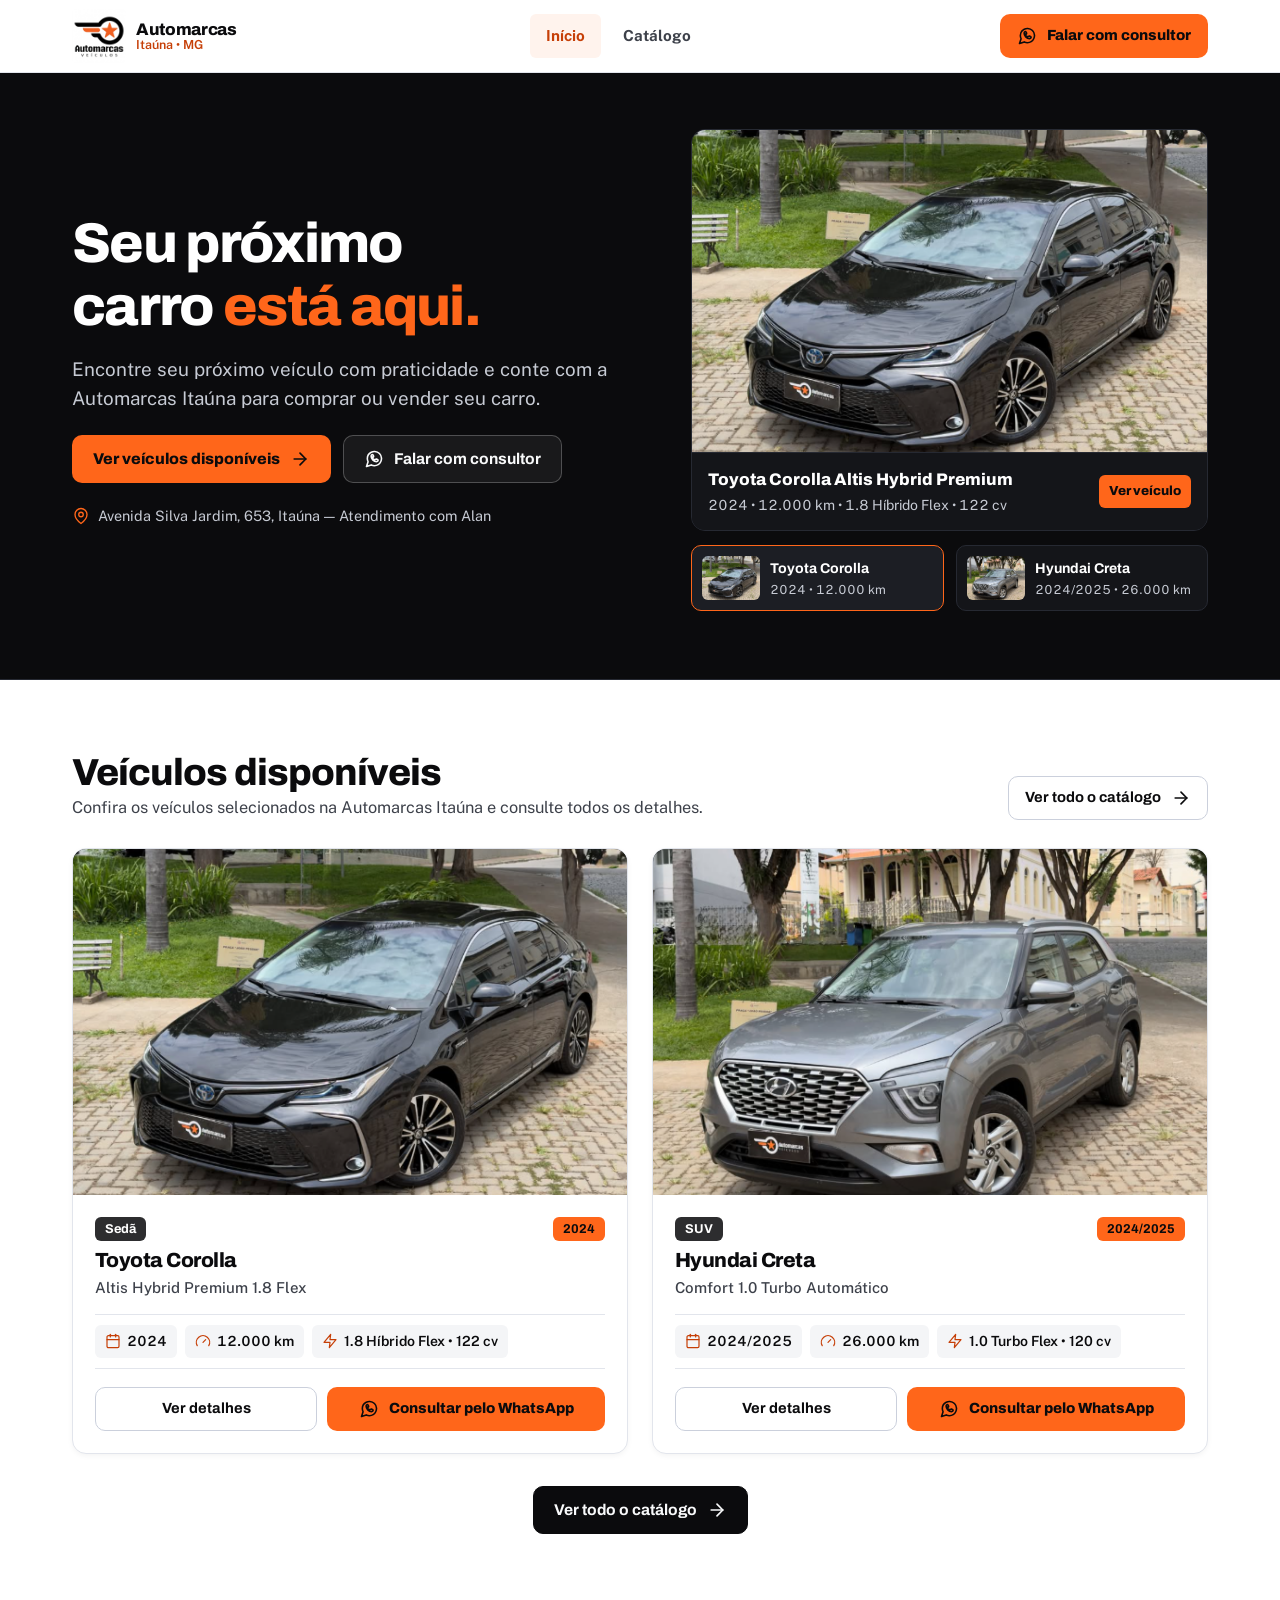
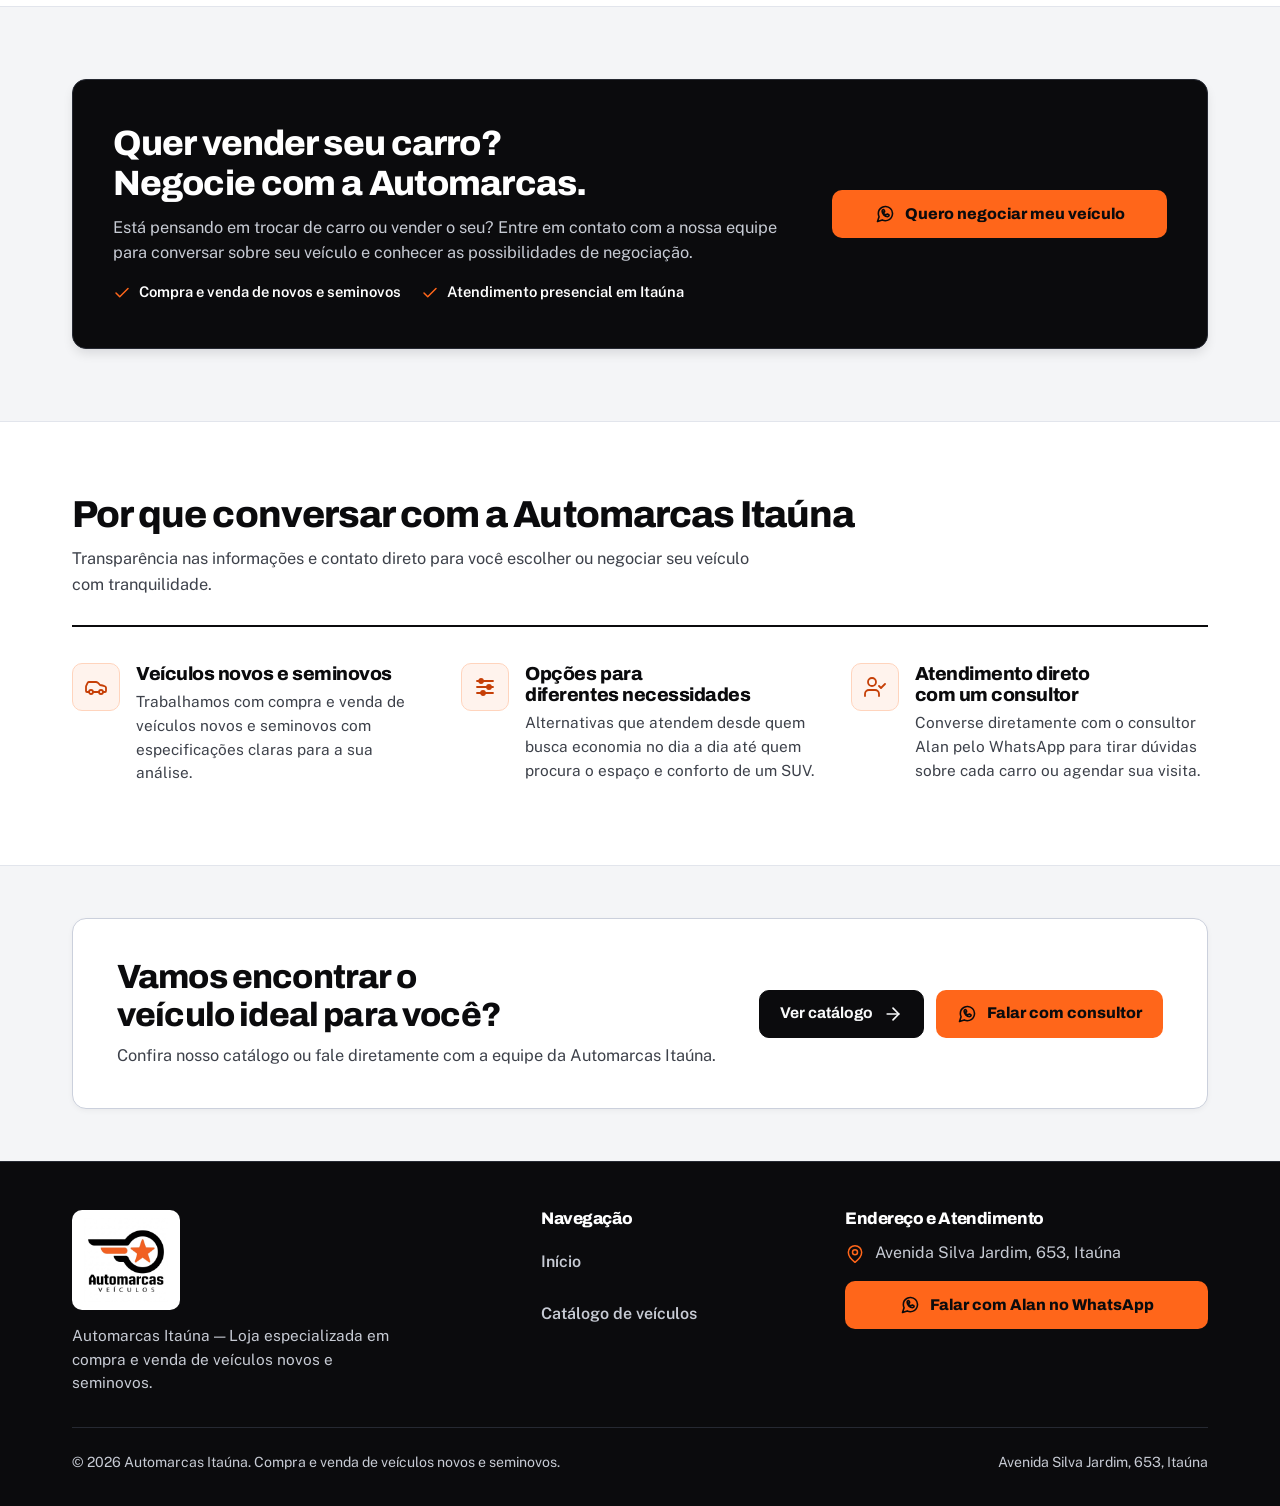
<file: index.html>
<!DOCTYPE html>
<html lang="pt-BR">
  <head>
    <meta charset="UTF-8" />
    <meta name="viewport" content="width=device-width, initial-scale=1.0, viewport-fit=cover" />
    <meta name="theme-color" content="#0B0B0D" />
    <title>Automarcas Itaúna — Compra e Venda de Veículos Novos e Seminovos</title>
    <meta
      name="description"
      content="Encontre seu próximo veículo com praticidade na Automarcas Itaúna. Compra e venda de veículos novos e seminovos em Itaúna - MG. Fale com o consultor Alan pelo WhatsApp."
    />

    <!-- Open Graph / WhatsApp / Instagram -->
    <meta property="og:type" content="website" />
    <meta property="og:locale" content="pt_BR" />
    <meta property="og:site_name" content="Automarcas Itaúna" />
    <meta property="og:title" content="Automarcas Itaúna — Compra e Venda de Veículos Novos e Seminovos" />
    <meta
      property="og:description"
      content="Encontre seu próximo veículo com praticidade na Automarcas Itaúna. Compra e venda de veículos novos e seminovos em Itaúna - MG."
    />
    <meta property="og:image" content="logo.jpg" />

    <link rel="icon" type="image/jpeg" href="logo.jpg" />

    <link rel="preconnect" href="https://fonts.googleapis.com" />
    <link rel="preconnect" href="https://fonts.gstatic.com" crossorigin />
    <link
      href="https://fonts.googleapis.com/css2?family=Archivo:wght@600;700;800&family=Public+Sans:wght@400;500;600;700&display=swap"
      rel="stylesheet"
    />

    <link rel="stylesheet" href="styles.css" />
  </head>
  <body>
    <!-- 3. Tela de Carregamento Inicial Rápida -->
    <div id="initial-loader" class="initial-loader" aria-label="Carregando Automarcas Itaúna">
      <img
        src="logo.jpg"
        alt="Automarcas Itaúna — Veículos Novos e Seminovos"
        class="initial-loader__logo"
        width="148"
        height="148"
      />
      <div class="initial-loader__bar" aria-hidden="true"></div>
    </div>

    <a href="#conteudo-principal" class="skip-link">Pular para o conteúdo principal</a>

    <!-- Cabeçalho -->
    <header class="site-header">
      <div class="container site-header__inner">
        <a href="index.html" class="brand-logo" aria-label="Automarcas Itaúna — Ir para a página inicial">
          <img src="logo.jpg" alt="Logo Automarcas Veículos" class="brand-logo__img" width="108" height="108" />
          <div class="brand-logo__text">
            <span class="brand-logo__title">Automarcas</span>
            <span class="brand-logo__location">Itaúna • MG</span>
          </div>
        </a>

        <nav class="site-nav" aria-label="Navegação principal">
          <a href="index.html" class="site-nav__link" aria-current="page">Início</a>
          <a href="catalogo.html" class="site-nav__link">Catálogo</a>
        </nav>

        <div class="site-header__actions">
          <a
            href="https://wa.me/553799880061?text=Ol%C3%A1%2C%20Alan!%20Conheci%20a%20Automarcas%20Ita%C3%BAna%20pelo%20site%20e%20gostaria%20de%20mais%20informa%C3%A7%C3%B5es%20sobre%20os%20ve%C3%ADculos%20dispon%C3%ADveis."
            target="_blank"
            rel="noopener noreferrer"
            class="btn btn--primary btn--sm site-header__cta-desktop"
          >
            <svg class="icon" viewBox="0 0 24 24" fill="none" stroke="currentColor" stroke-width="1.9" stroke-linecap="round" stroke-linejoin="round" aria-hidden="true"><path d="M21 11.5a8.38 8.38 0 0 1-.9 3.8 8.5 8.5 0 0 1-7.6 4.7 8.38 8.38 0 0 1-3.8-.9L3 21l1.9-5.7a8.38 8.38 0 0 1-.9-3.8 8.5 8.5 0 0 1 4.7-7.6 8.38 8.38 0 0 1 3.8-.9h.5a8.48 8.48 0 0 1 8 8v.5z"/><path d="M9.5 9.5c.3 1.8 1.7 3.2 3.5 3.5l1.2-.8c.2-.2.5-.2.8-.1l1.6.7c.3.1.4.4.4.7-.1 1-.9 1.6-1.9 1.6-3.6 0-6.6-3-6.6-6.6 0-1 .6-1.8 1.6-1.9.3 0 .6.1.7.4l.7 1.6c.1.3.1.6-.1.8l-.9 1.1z"/></svg>
            <span>Falar com consultor</span>
          </a>

          <a
            href="https://wa.me/553799880061?text=Ol%C3%A1%2C%20Alan!%20Conheci%20a%20Automarcas%20Ita%C3%BAna%20pelo%20site%20e%20gostaria%20de%20mais%20informa%C3%A7%C3%B5es%20sobre%20os%20ve%C3%ADculos%20dispon%C3%ADveis."
            target="_blank"
            rel="noopener noreferrer"
            class="btn btn--primary btn--sm site-header__cta-mobile"
            aria-label="Falar com consultor Alan pelo WhatsApp"
          >
            <svg class="icon" viewBox="0 0 24 24" fill="none" stroke="currentColor" stroke-width="1.9" stroke-linecap="round" stroke-linejoin="round" aria-hidden="true"><path d="M21 11.5a8.38 8.38 0 0 1-.9 3.8 8.5 8.5 0 0 1-7.6 4.7 8.38 8.38 0 0 1-3.8-.9L3 21l1.9-5.7a8.38 8.38 0 0 1-.9-3.8 8.5 8.5 0 0 1 4.7-7.6 8.38 8.38 0 0 1 3.8-.9h.5a8.48 8.48 0 0 1 8 8v.5z"/><path d="M9.5 9.5c.3 1.8 1.7 3.2 3.5 3.5l1.2-.8c.2-.2.5-.2.8-.1l1.6.7c.3.1.4.4.4.7-.1 1-.9 1.6-1.9 1.6-3.6 0-6.6-3-6.6-6.6 0-1 .6-1.8 1.6-1.9.3 0 .6.1.7.4l.7 1.6c.1.3.1.6-.1.8l-.9 1.1z"/></svg>
            <span>WhatsApp</span>
          </a>

          <button
            type="button"
            class="menu-toggle"
            id="mobile-menu-btn"
            aria-expanded="false"
            aria-controls="mobile-drawer"
            aria-label="Abrir menu de navegação"
          >
            <svg class="icon" viewBox="0 0 24 24" fill="none" stroke="currentColor" stroke-width="2" stroke-linecap="round" stroke-linejoin="round" aria-hidden="true"><line x1="4" x2="20" y1="7" y2="7"/><line x1="4" x2="20" y1="12" y2="12"/><line x1="4" x2="20" y1="17" y2="17"/></svg>
          </button>
        </div>
      </div>

      <nav id="mobile-drawer" class="mobile-drawer" aria-label="Menu móvel">
        <div class="mobile-drawer__list">
          <a href="index.html" class="mobile-drawer__link" aria-current="page">
            <span>Início</span>
            <svg class="icon" viewBox="0 0 24 24" fill="none" stroke="currentColor" stroke-width="2" stroke-linecap="round" stroke-linejoin="round" aria-hidden="true"><path d="M5 12h14"/><path d="m12 5 7 7-7 7"/></svg>
          </a>
          <a href="catalogo.html" class="mobile-drawer__link">
            <span>Catálogo de veículos</span>
            <svg class="icon" viewBox="0 0 24 24" fill="none" stroke="currentColor" stroke-width="2" stroke-linecap="round" stroke-linejoin="round" aria-hidden="true"><path d="M5 12h14"/><path d="m12 5 7 7-7 7"/></svg>
          </a>
        </div>
        <a
          href="https://wa.me/553799880061?text=Ol%C3%A1%2C%20Alan!%20Conheci%20a%20Automarcas%20Ita%C3%BAna%20pelo%20site%20e%20gostaria%20de%20mais%20informa%C3%A7%C3%B5es%20sobre%20os%20ve%C3%ADculos%20dispon%C3%ADveis."
          target="_blank"
          rel="noopener noreferrer"
          class="btn btn--dark btn--full"
        >
          <svg class="icon" viewBox="0 0 24 24" fill="none" stroke="currentColor" stroke-width="1.9" stroke-linecap="round" stroke-linejoin="round" aria-hidden="true"><path d="M21 11.5a8.38 8.38 0 0 1-.9 3.8 8.5 8.5 0 0 1-7.6 4.7 8.38 8.38 0 0 1-3.8-.9L3 21l1.9-5.7a8.38 8.38 0 0 1-.9-3.8 8.5 8.5 0 0 1 4.7-7.6 8.38 8.38 0 0 1 3.8-.9h.5a8.48 8.48 0 0 1 8 8v.5z"/><path d="M9.5 9.5c.3 1.8 1.7 3.2 3.5 3.5l1.2-.8c.2-.2.5-.2.8-.1l1.6.7c.3.1.4.4.4.7-.1 1-.9 1.6-1.9 1.6-3.6 0-6.6-3-6.6-6.6 0-1 .6-1.8 1.6-1.9.3 0 .6.1.7.4l.7 1.6c.1.3.1.6-.1.8l-.9 1.1z"/></svg>
          <span>Falar com consultor Alan</span>
        </a>
      </nav>
    </header>

    <main id="conteudo-principal">
      <!-- 4.1. Seção principal (hero) -->
      <section class="hero dark-surface" aria-labelledby="hero-title">
        <div class="container hero__grid">
          <div class="hero__content">
            <h1 id="hero-title" class="hero__title">
              Seu próximo carro <span>está aqui.</span>
            </h1>
            <p class="hero__subtitle">
              Encontre seu próximo veículo com praticidade e conte com a Automarcas Itaúna para comprar ou vender seu carro.
            </p>
            <div class="hero__actions">
              <a href="catalogo.html" class="btn btn--primary">
                <span>Ver veículos disponíveis</span>
                <svg class="icon" viewBox="0 0 24 24" fill="none" stroke="currentColor" stroke-width="2" stroke-linecap="round" stroke-linejoin="round" aria-hidden="true"><path d="M5 12h14"/><path d="m12 5 7 7-7 7"/></svg>
              </a>
              <a
                href="https://wa.me/553799880061?text=Ol%C3%A1%2C%20Alan!%20Conheci%20a%20Automarcas%20Ita%C3%BAna%20pelo%20site%20e%20gostaria%20de%20mais%20informa%C3%A7%C3%B5es%20sobre%20os%20ve%C3%ADculos%20dispon%C3%ADveis."
                target="_blank"
                rel="noopener noreferrer"
                class="btn btn--outline-light"
              >
                <svg class="icon" viewBox="0 0 24 24" fill="none" stroke="currentColor" stroke-width="1.9" stroke-linecap="round" stroke-linejoin="round" aria-hidden="true"><path d="M21 11.5a8.38 8.38 0 0 1-.9 3.8 8.5 8.5 0 0 1-7.6 4.7 8.38 8.38 0 0 1-3.8-.9L3 21l1.9-5.7a8.38 8.38 0 0 1-.9-3.8 8.5 8.5 0 0 1 4.7-7.6 8.38 8.38 0 0 1 3.8-.9h.5a8.48 8.48 0 0 1 8 8v.5z"/><path d="M9.5 9.5c.3 1.8 1.7 3.2 3.5 3.5l1.2-.8c.2-.2.5-.2.8-.1l1.6.7c.3.1.4.4.4.7-.1 1-.9 1.6-1.9 1.6-3.6 0-6.6-3-6.6-6.6 0-1 .6-1.8 1.6-1.9.3 0 .6.1.7.4l.7 1.6c.1.3.1.6-.1.8l-.9 1.1z"/></svg>
                <span>Falar com consultor</span>
              </a>
            </div>
            <div class="hero__location-pill">
              <svg class="icon" viewBox="0 0 24 24" fill="none" stroke="currentColor" stroke-width="1.8" stroke-linecap="round" stroke-linejoin="round" aria-hidden="true"><path d="M20 10c0 6-8 12-8 12s-8-6-8-12a8 8 0 0 1 16 0Z"/><circle cx="12" cy="10" r="3"/></svg>
              <span>Avenida Silva Jardim, 653, Itaúna — Atendimento com Alan</span>
            </div>
          </div>

          <div class="hero__showcase" aria-label="Veículos em destaque no estoque">
            <a
              href="veiculo.html?slug=toyota-corolla-altis-hybrid-premium-2024"
              id="hero-featured-link"
              class="hero-card"
            >
              <div class="hero-card__media">
                <img
                  id="hero-featured-img"
                  src="catalogo/carro1/Captura%20de%20tela%202026-10-29%20132844.png"
                  alt="Toyota Corolla Altis Hybrid Premium 2024 preto visto de frente em ângulo três quartos"
                  class="hero-card__img"
                  width="598"
                  height="681"
                  fetchpriority="high"
                />
              </div>
              <div class="hero-card__overlay">
                <div class="hero-card__info">
                  <div class="hero-card__name" id="hero-featured-name">Toyota Corolla Altis Hybrid Premium</div>
                  <div class="hero-card__meta tabular-nums" id="hero-featured-meta">
                    2024 • 12.000 km • 1.8 Híbrido Flex • 122 cv
                  </div>
                </div>
                <span class="hero-card__badge">Ver veículo</span>
              </div>
            </a>

            <div class="hero__thumbs" role="group" aria-label="Alternar veículo na vitrine principal">
              <button type="button" class="hero-mini is-active" data-hero-select="0" aria-pressed="true">
                <img
                  src="catalogo/carro1/Captura%20de%20tela%202026-10-29%20132844.png"
                  alt="Toyota Corolla Altis Hybrid Premium"
                  class="hero-mini__img"
                  width="116"
                  height="88"
                />
                <div class="hero-mini__text">
                  <div class="hero-mini__title">Toyota Corolla</div>
                  <div class="hero-mini__sub tabular-nums">2024 • 12.000 km</div>
                </div>
              </button>

              <button type="button" class="hero-mini" data-hero-select="1" aria-pressed="false">
                <img
                  src="catalogo/carro2/Captura%20de%20tela%202026-10-29%20133042.png"
                  alt="Hyundai Creta Comfort 1.0 Turbo"
                  class="hero-mini__img"
                  width="116"
                  height="88"
                  fetchpriority="low"
                />
                <div class="hero-mini__text">
                  <div class="hero-mini__title">Hyundai Creta</div>
                  <div class="hero-mini__sub tabular-nums">2024/2025 • 26.000 km</div>
                </div>
              </button>
            </div>
          </div>
        </div>
      </section>

      <!-- 4.2. Veículos em destaque -->
      <section class="section" aria-labelledby="destaques-title">
        <div class="container">
          <div class="section__header-row">
            <div>
              <h2 id="destaques-title" class="section__title">Veículos disponíveis</h2>
              <p class="section__subtitle">
                Confira os veículos selecionados na Automarcas Itaúna e consulte todos os detalhes.
              </p>
            </div>
            <a href="catalogo.html" class="btn btn--outline btn--sm">
              <span>Ver todo o catálogo</span>
              <svg class="icon" viewBox="0 0 24 24" fill="none" stroke="currentColor" stroke-width="2" stroke-linecap="round" stroke-linejoin="round" aria-hidden="true"><path d="M5 12h14"/><path d="m12 5 7 7-7 7"/></svg>
            </a>
          </div>

          <div class="vehicles-grid">
            <!-- Card 1: Toyota Corolla -->
            <div class="vehicle-card-wrap">
              <article class="vehicle-card">
                <div class="vehicle-card__media">
                  <a
                    href="veiculo.html?slug=toyota-corolla-altis-hybrid-premium-2024"
                    class="vehicle-card__img-link"
                    aria-label="Ver detalhes de Toyota Corolla Altis Hybrid Premium"
                  >
                    <img
                      src="catalogo/carro1/Captura%20de%20tela%202026-10-29%20132844.png"
                      alt="Toyota Corolla Altis Hybrid Premium 2024 preto visto de frente em ângulo três quartos"
                      class="vehicle-card__img"
                      width="598"
                      height="681"
                      loading="lazy"
                    />
                  </a>
                </div>
                <div class="vehicle-card__body">
                  <div class="vehicle-card__header">
                    <div class="vehicle-card__badges">
                      <span class="badge badge--dark">Sedã</span>
                      <span class="badge badge--orange tabular-nums">2024</span>
                    </div>
                    <h3 class="vehicle-card__title">
                      <a href="veiculo.html?slug=toyota-corolla-altis-hybrid-premium-2024">Toyota Corolla</a>
                    </h3>
                    <p class="vehicle-card__version">Altis Hybrid Premium 1.8 Flex</p>
                  </div>
                  <div class="vehicle-card__specs" aria-label="Especificações principais">
                    <span class="spec-pill tabular-nums">
                      <svg class="icon" viewBox="0 0 24 24" fill="none" stroke="currentColor" stroke-width="1.8" stroke-linecap="round" stroke-linejoin="round" aria-hidden="true"><rect width="18" height="18" x="3" y="4" rx="2"/><line x1="16" x2="16" y1="2" y2="6"/><line x1="8" x2="8" y1="2" y2="6"/><line x1="3" x2="21" y1="10" y2="10"/></svg>
                      <span>2024</span>
                    </span>
                    <span class="spec-pill tabular-nums">
                      <svg class="icon" viewBox="0 0 24 24" fill="none" stroke="currentColor" stroke-width="1.8" stroke-linecap="round" stroke-linejoin="round" aria-hidden="true"><path d="m12 14 4-4"/><path d="M3.34 19a10 10 0 1 1 17.32 0"/></svg>
                      <span>12.000 km</span>
                    </span>
                    <span class="spec-pill">
                      <svg class="icon" viewBox="0 0 24 24" fill="none" stroke="currentColor" stroke-width="1.8" stroke-linecap="round" stroke-linejoin="round" aria-hidden="true"><path d="M13 2 3 14h9l-1 8 10-12h-9l1-8z"/></svg>
                      <span>1.8 Híbrido Flex • 122 cv</span>
                    </span>
                  </div>
                  <div class="vehicle-card__actions">
                    <a href="veiculo.html?slug=toyota-corolla-altis-hybrid-premium-2024" class="btn btn--outline btn--sm">
                      <span>Ver detalhes</span>
                    </a>
                    <a
                      href="https://wa.me/553799880061?text=Ol%C3%A1%2C%20Alan!%20Vi%20o%20Toyota%20Corolla%20Altis%20Hybrid%20Premium%20no%20cat%C3%A1logo%20da%20Automarcas%20Ita%C3%BAna%20e%20gostaria%20de%20saber%20mais%20informa%C3%A7%C3%B5es%20sobre%20esse%20ve%C3%ADculo.%20Ele%20ainda%20est%C3%A1%20dispon%C3%ADvel%3F"
                      target="_blank"
                      rel="noopener noreferrer"
                      class="btn btn--primary btn--sm"
                    >
                      <svg class="icon" viewBox="0 0 24 24" fill="none" stroke="currentColor" stroke-width="1.9" stroke-linecap="round" stroke-linejoin="round" aria-hidden="true"><path d="M21 11.5a8.38 8.38 0 0 1-.9 3.8 8.5 8.5 0 0 1-7.6 4.7 8.38 8.38 0 0 1-3.8-.9L3 21l1.9-5.7a8.38 8.38 0 0 1-.9-3.8 8.5 8.5 0 0 1 4.7-7.6 8.38 8.38 0 0 1 3.8-.9h.5a8.48 8.48 0 0 1 8 8v.5z"/><path d="M9.5 9.5c.3 1.8 1.7 3.2 3.5 3.5l1.2-.8c.2-.2.5-.2.8-.1l1.6.7c.3.1.4.4.4.7-.1 1-.9 1.6-1.9 1.6-3.6 0-6.6-3-6.6-6.6 0-1 .6-1.8 1.6-1.9.3 0 .6.1.7.4l.7 1.6c.1.3.1.6-.1.8l-.9 1.1z"/></svg>
                      <span>Consultar pelo WhatsApp</span>
                    </a>
                  </div>
                </div>
              </article>
            </div>

            <!-- Card 2: Hyundai Creta -->
            <div class="vehicle-card-wrap">
              <article class="vehicle-card">
                <div class="vehicle-card__media">
                  <a
                    href="veiculo.html?slug=hyundai-creta-comfort-1-0-turbo-2024-2025"
                    class="vehicle-card__img-link"
                    aria-label="Ver detalhes de Hyundai Creta Comfort 1.0 Turbo"
                  >
                    <img
                      src="catalogo/carro2/Captura%20de%20tela%202026-10-29%20133042.png"
                      alt="Hyundai Creta Comfort 1.0 Turbo 2024/2025 cinza visto em ângulo dianteiro três quartos"
                      class="vehicle-card__img"
                      width="587"
                      height="697"
                      loading="lazy"
                    />
                  </a>
                </div>
                <div class="vehicle-card__body">
                  <div class="vehicle-card__header">
                    <div class="vehicle-card__badges">
                      <span class="badge badge--dark">SUV</span>
                      <span class="badge badge--orange tabular-nums">2024/2025</span>
                    </div>
                    <h3 class="vehicle-card__title">
                      <a href="veiculo.html?slug=hyundai-creta-comfort-1-0-turbo-2024-2025">Hyundai Creta</a>
                    </h3>
                    <p class="vehicle-card__version">Comfort 1.0 Turbo Automático</p>
                  </div>
                  <div class="vehicle-card__specs" aria-label="Especificações principais">
                    <span class="spec-pill tabular-nums">
                      <svg class="icon" viewBox="0 0 24 24" fill="none" stroke="currentColor" stroke-width="1.8" stroke-linecap="round" stroke-linejoin="round" aria-hidden="true"><rect width="18" height="18" x="3" y="4" rx="2"/><line x1="16" x2="16" y1="2" y2="6"/><line x1="8" x2="8" y1="2" y2="6"/><line x1="3" x2="21" y1="10" y2="10"/></svg>
                      <span>2024/2025</span>
                    </span>
                    <span class="spec-pill tabular-nums">
                      <svg class="icon" viewBox="0 0 24 24" fill="none" stroke="currentColor" stroke-width="1.8" stroke-linecap="round" stroke-linejoin="round" aria-hidden="true"><path d="m12 14 4-4"/><path d="M3.34 19a10 10 0 1 1 17.32 0"/></svg>
                      <span>26.000 km</span>
                    </span>
                    <span class="spec-pill">
                      <svg class="icon" viewBox="0 0 24 24" fill="none" stroke="currentColor" stroke-width="1.8" stroke-linecap="round" stroke-linejoin="round" aria-hidden="true"><path d="M13 2 3 14h9l-1 8 10-12h-9l1-8z"/></svg>
                      <span>1.0 Turbo Flex • 120 cv</span>
                    </span>
                  </div>
                  <div class="vehicle-card__actions">
                    <a href="veiculo.html?slug=hyundai-creta-comfort-1-0-turbo-2024-2025" class="btn btn--outline btn--sm">
                      <span>Ver detalhes</span>
                    </a>
                    <a
                      href="https://wa.me/553799880061?text=Ol%C3%A1%2C%20Alan!%20Vi%20o%20Hyundai%20Creta%20Comfort%201.0%20Turbo%20no%20cat%C3%A1logo%20da%20Automarcas%20Ita%C3%BAna%20e%20gostaria%20de%20saber%20mais%20informa%C3%A7%C3%B5es%20sobre%20esse%20ve%C3%ADculo.%20Ele%20ainda%20est%C3%A1%20dispon%C3%ADvel%3F"
                      target="_blank"
                      rel="noopener noreferrer"
                      class="btn btn--primary btn--sm"
                    >
                      <svg class="icon" viewBox="0 0 24 24" fill="none" stroke="currentColor" stroke-width="1.9" stroke-linecap="round" stroke-linejoin="round" aria-hidden="true"><path d="M21 11.5a8.38 8.38 0 0 1-.9 3.8 8.5 8.5 0 0 1-7.6 4.7 8.38 8.38 0 0 1-3.8-.9L3 21l1.9-5.7a8.38 8.38 0 0 1-.9-3.8 8.5 8.5 0 0 1 4.7-7.6 8.38 8.38 0 0 1 3.8-.9h.5a8.48 8.48 0 0 1 8 8v.5z"/><path d="M9.5 9.5c.3 1.8 1.7 3.2 3.5 3.5l1.2-.8c.2-.2.5-.2.8-.1l1.6.7c.3.1.4.4.4.7-.1 1-.9 1.6-1.9 1.6-3.6 0-6.6-3-6.6-6.6 0-1 .6-1.8 1.6-1.9.3 0 .6.1.7.4l.7 1.6c.1.3.1.6-.1.8l-.9 1.1z"/></svg>
                      <span>Consultar pelo WhatsApp</span>
                    </a>
                  </div>
                </div>
              </article>
            </div>
          </div>

          <div class="section__footer-cta">
            <a href="catalogo.html" class="btn btn--dark">
              <span>Ver todo o catálogo</span>
              <svg class="icon" viewBox="0 0 24 24" fill="none" stroke="currentColor" stroke-width="2" stroke-linecap="round" stroke-linejoin="round" aria-hidden="true"><path d="M5 12h14"/><path d="m12 5 7 7-7 7"/></svg>
            </a>
          </div>
        </div>
      </section>

      <!-- 4.3. Compra e venda de veículos -->
      <section class="section section--subtle" aria-labelledby="negociacao-title">
        <div class="container">
          <div class="trade-banner dark-surface">
            <div class="trade-banner__content">
              <h2 id="negociacao-title" class="trade-banner__title">
                Quer vender seu carro? Negocie com a Automarcas.
              </h2>
              <p class="trade-banner__text">
                Está pensando em trocar de carro ou vender o seu? Entre em contato com a nossa equipe para conversar sobre seu veículo e conhecer as possibilidades de negociação.
              </p>
              <div class="trade-banner__points">
                <span class="trade-banner__point">
                  <svg class="icon" viewBox="0 0 24 24" fill="none" stroke="currentColor" stroke-width="2" stroke-linecap="round" stroke-linejoin="round" aria-hidden="true"><polyline points="20 6 9 17 4 12"/></svg>
                  <span>Compra e venda de novos e seminovos</span>
                </span>
                <span class="trade-banner__point">
                  <svg class="icon" viewBox="0 0 24 24" fill="none" stroke="currentColor" stroke-width="2" stroke-linecap="round" stroke-linejoin="round" aria-hidden="true"><polyline points="20 6 9 17 4 12"/></svg>
                  <span>Atendimento presencial em Itaúna</span>
                </span>
              </div>
            </div>
            <div class="trade-banner__action">
              <a
                href="https://wa.me/553799880061?text=Ol%C3%A1%2C%20Alan!%20Tenho%20interesse%20em%20vender%20ou%20negociar%20meu%20ve%C3%ADculo%20com%20a%20Automarcas%20Ita%C3%BAna.%20Como%20funciona%20o%20processo%3F"
                target="_blank"
                rel="noopener noreferrer"
                class="btn btn--primary btn--full"
              >
                <svg class="icon" viewBox="0 0 24 24" fill="none" stroke="currentColor" stroke-width="1.9" stroke-linecap="round" stroke-linejoin="round" aria-hidden="true"><path d="M21 11.5a8.38 8.38 0 0 1-.9 3.8 8.5 8.5 0 0 1-7.6 4.7 8.38 8.38 0 0 1-3.8-.9L3 21l1.9-5.7a8.38 8.38 0 0 1-.9-3.8 8.5 8.5 0 0 1 4.7-7.6 8.38 8.38 0 0 1 3.8-.9h.5a8.48 8.48 0 0 1 8 8v.5z"/><path d="M9.5 9.5c.3 1.8 1.7 3.2 3.5 3.5l1.2-.8c.2-.2.5-.2.8-.1l1.6.7c.3.1.4.4.4.7-.1 1-.9 1.6-1.9 1.6-3.6 0-6.6-3-6.6-6.6 0-1 .6-1.8 1.6-1.9.3 0 .6.1.7.4l.7 1.6c.1.3.1.6-.1.8l-.9 1.1z"/></svg>
                <span>Quero negociar meu veículo</span>
              </a>
            </div>
          </div>
        </div>
      </section>

      <!-- 4.4. Benefícios da loja -->
      <section class="section" aria-labelledby="beneficios-title">
        <div class="container">
          <div class="section__header">
            <h2 id="beneficios-title" class="section__title">Por que conversar com a Automarcas Itaúna</h2>
            <p class="section__subtitle">
              Transparência nas informações e contato direto para você escolher ou negociar seu veículo com tranquilidade.
            </p>
          </div>

          <div class="benefits-list">
            <div class="benefit-item">
              <div class="benefit-item__icon">
                <svg class="icon" viewBox="0 0 24 24" fill="none" stroke="currentColor" stroke-width="1.8" stroke-linecap="round" stroke-linejoin="round" aria-hidden="true"><path d="M19 17h2c.6 0 1-.4 1-1v-3c0-.9-.7-1.7-1.5-1.9C18.7 10.6 16 10 16 10s-1.3-1.4-2.2-2.3c-.5-.4-1.1-.7-1.8-.7H5c-.6 0-1.1.4-1.4.9l-1.4 2.9A3.7 3.7 0 0 0 2 12v4c0 .6.4 1 1 1h2"/><circle cx="7" cy="17" r="2"/><path d="M9 17h6"/><circle cx="17" cy="17" r="2"/></svg>
              </div>
              <div>
                <h3 class="benefit-item__title">Veículos novos e seminovos</h3>
                <p class="benefit-item__desc">
                  Trabalhamos com compra e venda de veículos novos e seminovos com especificações claras para a sua análise.
                </p>
              </div>
            </div>

            <div class="benefit-item">
              <div class="benefit-item__icon">
                <svg class="icon" viewBox="0 0 24 24" fill="none" stroke="currentColor" stroke-width="1.8" stroke-linecap="round" stroke-linejoin="round" aria-hidden="true"><line x1="4" x2="20" y1="6" y2="6"/><line x1="4" x2="20" y1="12" y2="12"/><line x1="4" x2="20" y1="18" y2="18"/><circle cx="8" cy="6" r="2"/><circle cx="16" cy="12" r="2"/><circle cx="10" cy="18" r="2"/></svg>
              </div>
              <div>
                <h3 class="benefit-item__title">Opções para diferentes necessidades</h3>
                <p class="benefit-item__desc">
                  Alternativas que atendem desde quem busca economia no dia a dia até quem procura o espaço e conforto de um SUV.
                </p>
              </div>
            </div>

            <div class="benefit-item">
              <div class="benefit-item__icon">
                <svg class="icon" viewBox="0 0 24 24" fill="none" stroke="currentColor" stroke-width="1.8" stroke-linecap="round" stroke-linejoin="round" aria-hidden="true"><path d="M16 21v-2a4 4 0 0 0-4-4H6a4 4 0 0 0-4 4v2"/><circle cx="9" cy="7" r="4"/><polyline points="16 11 18 13 22 9"/></svg>
              </div>
              <div>
                <h3 class="benefit-item__title">Atendimento direto com um consultor</h3>
                <p class="benefit-item__desc">
                  Converse diretamente com o consultor Alan pelo WhatsApp para tirar dúvidas sobre cada carro ou agendar sua visita.
                </p>
              </div>
            </div>
          </div>
        </div>
      </section>

      <!-- 4.5. Chamada final -->
      <section class="final-cta" aria-labelledby="cta-final-title">
        <div class="container">
          <div class="final-cta__box">
            <div>
              <h2 id="cta-final-title" class="final-cta__title">
                Vamos encontrar o veículo ideal para você?
              </h2>
              <p class="final-cta__text">
                Confira nosso catálogo ou fale diretamente com a equipe da Automarcas Itaúna.
              </p>
            </div>
            <div class="final-cta__buttons">
              <a href="catalogo.html" class="btn btn--dark">
                <span>Ver catálogo</span>
                <svg class="icon" viewBox="0 0 24 24" fill="none" stroke="currentColor" stroke-width="2" stroke-linecap="round" stroke-linejoin="round" aria-hidden="true"><path d="M5 12h14"/><path d="m12 5 7 7-7 7"/></svg>
              </a>
              <a
                href="https://wa.me/553799880061?text=Ol%C3%A1%2C%20Alan!%20Conheci%20a%20Automarcas%20Ita%C3%BAna%20pelo%20site%20e%20gostaria%20de%20mais%20informa%C3%A7%C3%B5es%20sobre%20os%20ve%C3%ADculos%20dispon%C3%ADveis."
                target="_blank"
                rel="noopener noreferrer"
                class="btn btn--primary"
              >
                <svg class="icon" viewBox="0 0 24 24" fill="none" stroke="currentColor" stroke-width="1.9" stroke-linecap="round" stroke-linejoin="round" aria-hidden="true"><path d="M21 11.5a8.38 8.38 0 0 1-.9 3.8 8.5 8.5 0 0 1-7.6 4.7 8.38 8.38 0 0 1-3.8-.9L3 21l1.9-5.7a8.38 8.38 0 0 1-.9-3.8 8.5 8.5 0 0 1 4.7-7.6 8.38 8.38 0 0 1 3.8-.9h.5a8.48 8.48 0 0 1 8 8v.5z"/><path d="M9.5 9.5c.3 1.8 1.7 3.2 3.5 3.5l1.2-.8c.2-.2.5-.2.8-.1l1.6.7c.3.1.4.4.4.7-.1 1-.9 1.6-1.9 1.6-3.6 0-6.6-3-6.6-6.6 0-1 .6-1.8 1.6-1.9.3 0 .6.1.7.4l.7 1.6c.1.3.1.6-.1.8l-.9 1.1z"/></svg>
                <span>Falar com consultor</span>
              </a>
            </div>
          </div>
        </div>
      </section>
    </main>

    <!-- 4.6. Rodapé -->
    <footer class="site-footer dark-surface">
      <div class="container">
        <div class="site-footer__grid">
          <div class="site-footer__brand">
            <a href="index.html" class="footer-logo-badge" aria-label="Automarcas Itaúna — Início">
              <img src="logo.jpg" alt="Logo Automarcas Itaúna" width="168" height="168" loading="lazy" />
            </a>
            <p class="site-footer__specialty">
              Automarcas Itaúna — Loja especializada em compra e venda de veículos novos e seminovos.
            </p>
          </div>

          <div>
            <h3 class="site-footer__col-title">Navegação</h3>
            <ul class="site-footer__links">
              <li><a href="index.html" class="site-footer__link">Início</a></li>
              <li><a href="catalogo.html" class="site-footer__link">Catálogo de veículos</a></li>
            </ul>
          </div>

          <div>
            <h3 class="site-footer__col-title">Endereço e Atendimento</h3>
            <address class="site-footer__address">
              <svg class="icon" viewBox="0 0 24 24" fill="none" stroke="currentColor" stroke-width="1.8" stroke-linecap="round" stroke-linejoin="round" aria-hidden="true"><path d="M20 10c0 6-8 12-8 12s-8-6-8-12a8 8 0 0 1 16 0Z"/><circle cx="12" cy="10" r="3"/></svg>
              <span>Avenida Silva Jardim, 653, Itaúna</span>
            </address>
            <a
              href="https://wa.me/553799880061?text=Ol%C3%A1%2C%20Alan!%20Conheci%20a%20Automarcas%20Ita%C3%BAna%20pelo%20site%20e%20gostaria%20de%20mais%20informa%C3%A7%C3%B5es%20sobre%20os%20ve%C3%ADculos%20dispon%C3%ADveis."
              target="_blank"
              rel="noopener noreferrer"
              class="btn btn--primary btn--full"
            >
              <svg class="icon" viewBox="0 0 24 24" fill="none" stroke="currentColor" stroke-width="1.9" stroke-linecap="round" stroke-linejoin="round" aria-hidden="true"><path d="M21 11.5a8.38 8.38 0 0 1-.9 3.8 8.5 8.5 0 0 1-7.6 4.7 8.38 8.38 0 0 1-3.8-.9L3 21l1.9-5.7a8.38 8.38 0 0 1-.9-3.8 8.5 8.5 0 0 1 4.7-7.6 8.38 8.38 0 0 1 3.8-.9h.5a8.48 8.48 0 0 1 8 8v.5z"/><path d="M9.5 9.5c.3 1.8 1.7 3.2 3.5 3.5l1.2-.8c.2-.2.5-.2.8-.1l1.6.7c.3.1.4.4.4.7-.1 1-.9 1.6-1.9 1.6-3.6 0-6.6-3-6.6-6.6 0-1 .6-1.8 1.6-1.9.3 0 .6.1.7.4l.7 1.6c.1.3.1.6-.1.8l-.9 1.1z"/></svg>
              <span>Falar com Alan no WhatsApp</span>
            </a>
          </div>
        </div>

        <div class="site-footer__bottom">
          <span>© 2026 Automarcas Itaúna. Compra e venda de veículos novos e seminovos.</span>
          <span>Avenida Silva Jardim, 653, Itaúna</span>
        </div>
      </div>
    </footer>

    <script src="script.js" defer></script>
  </body>
</html>
</file>
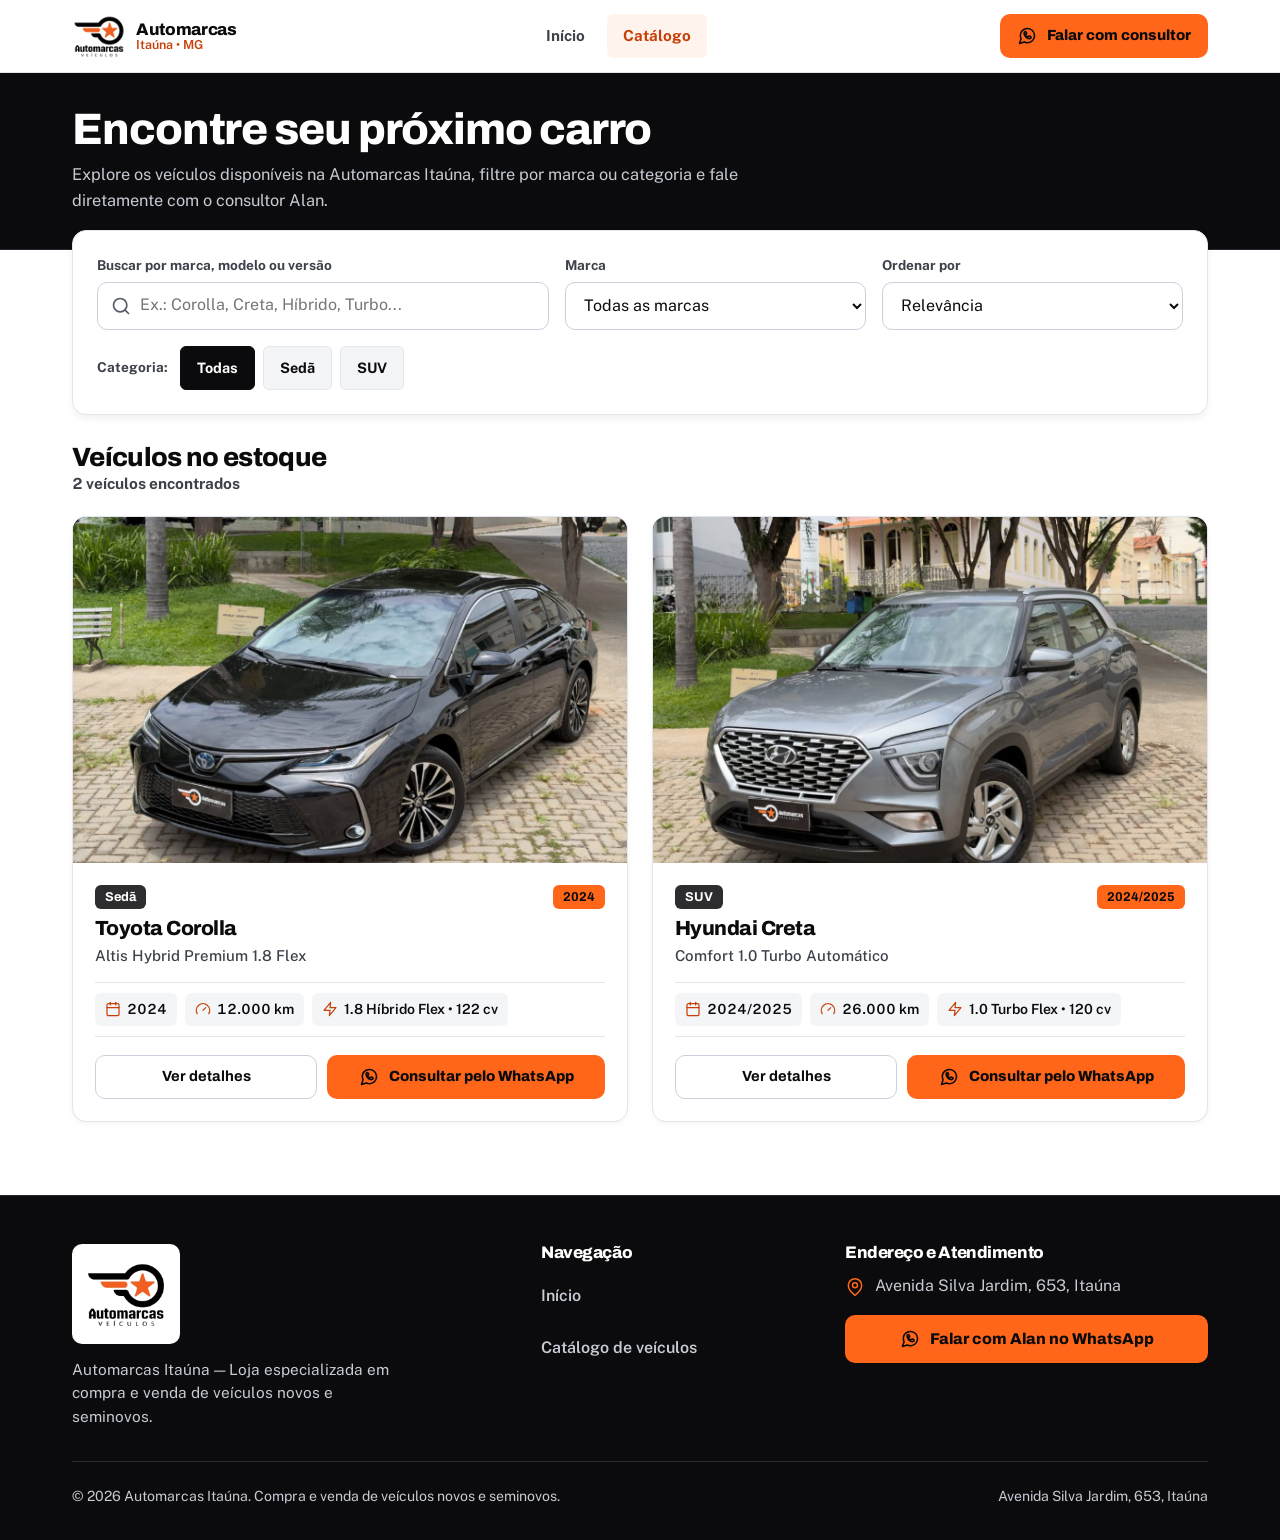
<file: catalogo.html>
<!DOCTYPE html>
<html lang="pt-BR">
  <head>
    <meta charset="UTF-8" />
    <meta name="viewport" content="width=device-width, initial-scale=1.0, viewport-fit=cover" />
    <meta name="theme-color" content="#0B0B0D" />
    <title>Catálogo de Veículos — Automarcas Itaúna</title>
    <meta
      name="description"
      content="Confira o catálogo de veículos disponíveis na Automarcas Itaúna. Sedãs e SUVs selecionados com atendimento direto pelo WhatsApp."
    />

    <meta property="og:type" content="website" />
    <meta property="og:locale" content="pt_BR" />
    <meta property="og:site_name" content="Automarcas Itaúna" />
    <meta property="og:title" content="Catálogo de Veículos — Automarcas Itaúna" />
    <meta
      property="og:description"
      content="Confira o catálogo de veículos disponíveis na Automarcas Itaúna. Sedãs e SUVs selecionados com atendimento direto pelo WhatsApp."
    />
    <meta property="og:image" content="logo.jpg" />

    <link rel="icon" type="image/jpeg" href="logo.jpg" />

    <link rel="preconnect" href="https://fonts.googleapis.com" />
    <link rel="preconnect" href="https://fonts.gstatic.com" crossorigin />
    <link
      href="https://fonts.googleapis.com/css2?family=Archivo:wght@600;700;800&family=Public+Sans:wght@400;500;600;700&display=swap"
      rel="stylesheet"
    />

    <link rel="stylesheet" href="styles.css" />
  </head>
  <body>
    <div id="initial-loader" class="initial-loader" aria-label="Carregando Automarcas Itaúna">
      <img
        src="logo.jpg"
        alt="Automarcas Itaúna — Veículos Novos e Seminovos"
        class="initial-loader__logo"
        width="148"
        height="148"
      />
      <div class="initial-loader__bar" aria-hidden="true"></div>
    </div>

    <a href="#conteudo-principal" class="skip-link">Pular para o conteúdo principal</a>

    <!-- Cabeçalho -->
    <header class="site-header">
      <div class="container site-header__inner">
        <a href="index.html" class="brand-logo" aria-label="Automarcas Itaúna — Ir para a página inicial">
          <img src="logo.jpg" alt="Logo Automarcas Veículos" class="brand-logo__img" width="108" height="108" />
          <div class="brand-logo__text">
            <span class="brand-logo__title">Automarcas</span>
            <span class="brand-logo__location">Itaúna • MG</span>
          </div>
        </a>

        <nav class="site-nav" aria-label="Navegação principal">
          <a href="index.html" class="site-nav__link">Início</a>
          <a href="catalogo.html" class="site-nav__link" aria-current="page">Catálogo</a>
        </nav>

        <div class="site-header__actions">
          <a
            href="https://wa.me/553799880061?text=Ol%C3%A1%2C%20Alan!%20Conheci%20a%20Automarcas%20Ita%C3%BAna%20pelo%20site%20e%20gostaria%20de%20mais%20informa%C3%A7%C3%B5es%20sobre%20os%20ve%C3%ADculos%20dispon%C3%ADveis."
            target="_blank"
            rel="noopener noreferrer"
            class="btn btn--primary btn--sm site-header__cta-desktop"
          >
            <svg class="icon" viewBox="0 0 24 24" fill="none" stroke="currentColor" stroke-width="1.9" stroke-linecap="round" stroke-linejoin="round" aria-hidden="true"><path d="M21 11.5a8.38 8.38 0 0 1-.9 3.8 8.5 8.5 0 0 1-7.6 4.7 8.38 8.38 0 0 1-3.8-.9L3 21l1.9-5.7a8.38 8.38 0 0 1-.9-3.8 8.5 8.5 0 0 1 4.7-7.6 8.38 8.38 0 0 1 3.8-.9h.5a8.48 8.48 0 0 1 8 8v.5z"/><path d="M9.5 9.5c.3 1.8 1.7 3.2 3.5 3.5l1.2-.8c.2-.2.5-.2.8-.1l1.6.7c.3.1.4.4.4.7-.1 1-.9 1.6-1.9 1.6-3.6 0-6.6-3-6.6-6.6 0-1 .6-1.8 1.6-1.9.3 0 .6.1.7.4l.7 1.6c.1.3.1.6-.1.8l-.9 1.1z"/></svg>
            <span>Falar com consultor</span>
          </a>

          <a
            href="https://wa.me/553799880061?text=Ol%C3%A1%2C%20Alan!%20Conheci%20a%20Automarcas%20Ita%C3%BAna%20pelo%20site%20e%20gostaria%20de%20mais%20informa%C3%A7%C3%B5es%20sobre%20os%20ve%C3%ADculos%20dispon%C3%ADveis."
            target="_blank"
            rel="noopener noreferrer"
            class="btn btn--primary btn--sm site-header__cta-mobile"
            aria-label="Falar com consultor Alan pelo WhatsApp"
          >
            <svg class="icon" viewBox="0 0 24 24" fill="none" stroke="currentColor" stroke-width="1.9" stroke-linecap="round" stroke-linejoin="round" aria-hidden="true"><path d="M21 11.5a8.38 8.38 0 0 1-.9 3.8 8.5 8.5 0 0 1-7.6 4.7 8.38 8.38 0 0 1-3.8-.9L3 21l1.9-5.7a8.38 8.38 0 0 1-.9-3.8 8.5 8.5 0 0 1 4.7-7.6 8.38 8.38 0 0 1 3.8-.9h.5a8.48 8.48 0 0 1 8 8v.5z"/><path d="M9.5 9.5c.3 1.8 1.7 3.2 3.5 3.5l1.2-.8c.2-.2.5-.2.8-.1l1.6.7c.3.1.4.4.4.7-.1 1-.9 1.6-1.9 1.6-3.6 0-6.6-3-6.6-6.6 0-1 .6-1.8 1.6-1.9.3 0 .6.1.7.4l.7 1.6c.1.3.1.6-.1.8l-.9 1.1z"/></svg>
            <span>WhatsApp</span>
          </a>

          <button
            type="button"
            class="menu-toggle"
            id="mobile-menu-btn"
            aria-expanded="false"
            aria-controls="mobile-drawer"
            aria-label="Abrir menu de navegação"
          >
            <svg class="icon" viewBox="0 0 24 24" fill="none" stroke="currentColor" stroke-width="2" stroke-linecap="round" stroke-linejoin="round" aria-hidden="true"><line x1="4" x2="20" y1="7" y2="7"/><line x1="4" x2="20" y1="12" y2="12"/><line x1="4" x2="20" y1="17" y2="17"/></svg>
          </button>
        </div>
      </div>

      <nav id="mobile-drawer" class="mobile-drawer" aria-label="Menu móvel">
        <div class="mobile-drawer__list">
          <a href="index.html" class="mobile-drawer__link">
            <span>Início</span>
            <svg class="icon" viewBox="0 0 24 24" fill="none" stroke="currentColor" stroke-width="2" stroke-linecap="round" stroke-linejoin="round" aria-hidden="true"><path d="M5 12h14"/><path d="m12 5 7 7-7 7"/></svg>
          </a>
          <a href="catalogo.html" class="mobile-drawer__link" aria-current="page">
            <span>Catálogo de veículos</span>
            <svg class="icon" viewBox="0 0 24 24" fill="none" stroke="currentColor" stroke-width="2" stroke-linecap="round" stroke-linejoin="round" aria-hidden="true"><path d="M5 12h14"/><path d="m12 5 7 7-7 7"/></svg>
          </a>
        </div>
        <a
          href="https://wa.me/553799880061?text=Ol%C3%A1%2C%20Alan!%20Conheci%20a%20Automarcas%20Ita%C3%BAna%20pelo%20site%20e%20gostaria%20de%20mais%20informa%C3%A7%C3%B5es%20sobre%20os%20ve%C3%ADculos%20dispon%C3%ADveis."
          target="_blank"
          rel="noopener noreferrer"
          class="btn btn--dark btn--full"
        >
          <svg class="icon" viewBox="0 0 24 24" fill="none" stroke="currentColor" stroke-width="1.9" stroke-linecap="round" stroke-linejoin="round" aria-hidden="true"><path d="M21 11.5a8.38 8.38 0 0 1-.9 3.8 8.5 8.5 0 0 1-7.6 4.7 8.38 8.38 0 0 1-3.8-.9L3 21l1.9-5.7a8.38 8.38 0 0 1-.9-3.8 8.5 8.5 0 0 1 4.7-7.6 8.38 8.38 0 0 1 3.8-.9h.5a8.48 8.48 0 0 1 8 8v.5z"/><path d="M9.5 9.5c.3 1.8 1.7 3.2 3.5 3.5l1.2-.8c.2-.2.5-.2.8-.1l1.6.7c.3.1.4.4.4.7-.1 1-.9 1.6-1.9 1.6-3.6 0-6.6-3-6.6-6.6 0-1 .6-1.8 1.6-1.9.3 0 .6.1.7.4l.7 1.6c.1.3.1.6-.1.8l-.9 1.1z"/></svg>
          <span>Falar com consultor Alan</span>
        </a>
      </nav>
    </header>

    <main id="conteudo-principal">
      <section class="catalog-hero dark-surface" aria-labelledby="catalog-title">
        <div class="container">
          <h1 id="catalog-title" class="catalog-hero__title">Encontre seu próximo carro</h1>
          <p class="catalog-hero__subtitle">
            Explore os veículos disponíveis na Automarcas Itaúna, filtre por marca ou categoria e fale diretamente com o consultor Alan.
          </p>
        </div>
      </section>

      <section class="section" style="padding-top: 0;">
        <div class="container">
          <div class="catalog-controls" role="search" aria-label="Filtros do catálogo de veículos">
            <div class="catalog-controls__top">
              <div class="field-group">
                <label for="catalog-search-input" class="field-label">Buscar por marca, modelo ou versão</label>
                <div class="search-input-wrap">
                  <svg class="icon" viewBox="0 0 24 24" fill="none" stroke="currentColor" stroke-width="2" stroke-linecap="round" stroke-linejoin="round" aria-hidden="true"><circle cx="11" cy="11" r="8"/><path d="m21 21-4.3-4.3"/></svg>
                  <input
                    type="search"
                    id="catalog-search-input"
                    class="input-control input-control--search"
                    placeholder="Ex.: Corolla, Creta, Híbrido, Turbo..."
                    value=""
                    autocomplete="off"
                  />
                </div>
              </div>

              <div class="field-group">
                <label for="catalog-brand-select" class="field-label">Marca</label>
                <select id="catalog-brand-select" class="select-control">
                  <option value="all" selected>Todas as marcas</option>
                  <option value="Toyota">Toyota</option>
                  <option value="Hyundai">Hyundai</option>
                </select>
              </div>

              <div class="field-group">
                <label for="catalog-sort-select" class="field-label">Ordenar por</label>
                <select id="catalog-sort-select" class="select-control">
                  <option value="relevance" selected>Relevância</option>
                  <option value="mileage-asc">Menor quilometragem</option>
                  <option value="year-desc">Ano mais recente</option>
                </select>
              </div>
            </div>

            <div class="filter-pills-row" role="group" aria-label="Filtrar por categoria">
              <span class="filter-pills-label">Categoria:</span>
              <button type="button" class="filter-chip" data-category-chip="all" aria-pressed="true">Todas</button>
              <button type="button" class="filter-chip" data-category-chip="Sedã" aria-pressed="false">Sedã</button>
              <button type="button" class="filter-chip" data-category-chip="SUV" aria-pressed="false">SUV</button>
            </div>
          </div>

          <div id="catalog-results-region">
            <div class="catalog-toolbar">
              <div>
                <h2 class="catalog-results-heading">Veículos no estoque</h2>
                <p class="catalog-count tabular-nums" role="status" aria-live="polite">2 veículos encontrados</p>
              </div>
            </div>

            <div class="vehicles-grid">
              <!-- Card 1: Toyota Corolla -->
              <div class="vehicle-card-wrap">
                <article class="vehicle-card">
                  <div class="vehicle-card__media">
                    <a
                      href="veiculo.html?slug=toyota-corolla-altis-hybrid-premium-2024"
                      class="vehicle-card__img-link"
                      aria-label="Ver detalhes de Toyota Corolla Altis Hybrid Premium"
                    >
                      <img
                        src="catalogo/carro1/Captura%20de%20tela%202026-10-29%20132844.png"
                        alt="Toyota Corolla Altis Hybrid Premium 2024 preto visto de frente em ângulo três quartos"
                        class="vehicle-card__img"
                        width="598"
                        height="681"
                      />
                    </a>
                  </div>
                  <div class="vehicle-card__body">
                    <div class="vehicle-card__header">
                      <div class="vehicle-card__badges">
                        <span class="badge badge--dark">Sedã</span>
                        <span class="badge badge--orange tabular-nums">2024</span>
                      </div>
                      <h3 class="vehicle-card__title">
                        <a href="veiculo.html?slug=toyota-corolla-altis-hybrid-premium-2024">Toyota Corolla</a>
                      </h3>
                      <p class="vehicle-card__version">Altis Hybrid Premium 1.8 Flex</p>
                    </div>
                    <div class="vehicle-card__specs" aria-label="Especificações principais">
                      <span class="spec-pill tabular-nums">
                        <svg class="icon" viewBox="0 0 24 24" fill="none" stroke="currentColor" stroke-width="1.8" stroke-linecap="round" stroke-linejoin="round" aria-hidden="true"><rect width="18" height="18" x="3" y="4" rx="2"/><line x1="16" x2="16" y1="2" y2="6"/><line x1="8" x2="8" y1="2" y2="6"/><line x1="3" x2="21" y1="10" y2="10"/></svg>
                        <span>2024</span>
                      </span>
                      <span class="spec-pill tabular-nums">
                        <svg class="icon" viewBox="0 0 24 24" fill="none" stroke="currentColor" stroke-width="1.8" stroke-linecap="round" stroke-linejoin="round" aria-hidden="true"><path d="m12 14 4-4"/><path d="M3.34 19a10 10 0 1 1 17.32 0"/></svg>
                        <span>12.000 km</span>
                      </span>
                      <span class="spec-pill">
                        <svg class="icon" viewBox="0 0 24 24" fill="none" stroke="currentColor" stroke-width="1.8" stroke-linecap="round" stroke-linejoin="round" aria-hidden="true"><path d="M13 2 3 14h9l-1 8 10-12h-9l1-8z"/></svg>
                        <span>1.8 Híbrido Flex • 122 cv</span>
                      </span>
                    </div>
                    <div class="vehicle-card__actions">
                      <a href="veiculo.html?slug=toyota-corolla-altis-hybrid-premium-2024" class="btn btn--outline btn--sm">
                        <span>Ver detalhes</span>
                      </a>
                      <a
                        href="https://wa.me/553799880061?text=Ol%C3%A1%2C%20Alan!%20Vi%20o%20Toyota%20Corolla%20Altis%20Hybrid%20Premium%20no%20cat%C3%A1logo%20da%20Automarcas%20Ita%C3%BAna%20e%20gostaria%20de%20saber%20mais%20informa%C3%A7%C3%B5es%20sobre%20esse%20ve%C3%ADculo.%20Ele%20ainda%20est%C3%A1%20dispon%C3%ADvel%3F"
                        target="_blank"
                        rel="noopener noreferrer"
                        class="btn btn--primary btn--sm"
                      >
                        <svg class="icon" viewBox="0 0 24 24" fill="none" stroke="currentColor" stroke-width="1.9" stroke-linecap="round" stroke-linejoin="round" aria-hidden="true"><path d="M21 11.5a8.38 8.38 0 0 1-.9 3.8 8.5 8.5 0 0 1-7.6 4.7 8.38 8.38 0 0 1-3.8-.9L3 21l1.9-5.7a8.38 8.38 0 0 1-.9-3.8 8.5 8.5 0 0 1 4.7-7.6 8.38 8.38 0 0 1 3.8-.9h.5a8.48 8.48 0 0 1 8 8v.5z"/><path d="M9.5 9.5c.3 1.8 1.7 3.2 3.5 3.5l1.2-.8c.2-.2.5-.2.8-.1l1.6.7c.3.1.4.4.4.7-.1 1-.9 1.6-1.9 1.6-3.6 0-6.6-3-6.6-6.6 0-1 .6-1.8 1.6-1.9.3 0 .6.1.7.4l.7 1.6c.1.3.1.6-.1.8l-.9 1.1z"/></svg>
                        <span>Consultar pelo WhatsApp</span>
                      </a>
                    </div>
                  </div>
                </article>
              </div>

              <!-- Card 2: Hyundai Creta -->
              <div class="vehicle-card-wrap">
                <article class="vehicle-card">
                  <div class="vehicle-card__media">
                    <a
                      href="veiculo.html?slug=hyundai-creta-comfort-1-0-turbo-2024-2025"
                      class="vehicle-card__img-link"
                      aria-label="Ver detalhes de Hyundai Creta Comfort 1.0 Turbo"
                    >
                      <img
                        src="catalogo/carro2/Captura%20de%20tela%202026-10-29%20133042.png"
                        alt="Hyundai Creta Comfort 1.0 Turbo 2024/2025 cinza visto em ângulo dianteiro três quartos"
                        class="vehicle-card__img"
                        width="587"
                        height="697"
                      />
                    </a>
                  </div>
                  <div class="vehicle-card__body">
                    <div class="vehicle-card__header">
                      <div class="vehicle-card__badges">
                        <span class="badge badge--dark">SUV</span>
                        <span class="badge badge--orange tabular-nums">2024/2025</span>
                      </div>
                      <h3 class="vehicle-card__title">
                        <a href="veiculo.html?slug=hyundai-creta-comfort-1-0-turbo-2024-2025">Hyundai Creta</a>
                      </h3>
                      <p class="vehicle-card__version">Comfort 1.0 Turbo Automático</p>
                    </div>
                    <div class="vehicle-card__specs" aria-label="Especificações principais">
                      <span class="spec-pill tabular-nums">
                        <svg class="icon" viewBox="0 0 24 24" fill="none" stroke="currentColor" stroke-width="1.8" stroke-linecap="round" stroke-linejoin="round" aria-hidden="true"><rect width="18" height="18" x="3" y="4" rx="2"/><line x1="16" x2="16" y1="2" y2="6"/><line x1="8" x2="8" y1="2" y2="6"/><line x1="3" x2="21" y1="10" y2="10"/></svg>
                        <span>2024/2025</span>
                      </span>
                      <span class="spec-pill tabular-nums">
                        <svg class="icon" viewBox="0 0 24 24" fill="none" stroke="currentColor" stroke-width="1.8" stroke-linecap="round" stroke-linejoin="round" aria-hidden="true"><path d="m12 14 4-4"/><path d="M3.34 19a10 10 0 1 1 17.32 0"/></svg>
                        <span>26.000 km</span>
                      </span>
                      <span class="spec-pill">
                        <svg class="icon" viewBox="0 0 24 24" fill="none" stroke="currentColor" stroke-width="1.8" stroke-linecap="round" stroke-linejoin="round" aria-hidden="true"><path d="M13 2 3 14h9l-1 8 10-12h-9l1-8z"/></svg>
                        <span>1.0 Turbo Flex • 120 cv</span>
                      </span>
                    </div>
                    <div class="vehicle-card__actions">
                      <a href="veiculo.html?slug=hyundai-creta-comfort-1-0-turbo-2024-2025" class="btn btn--outline btn--sm">
                        <span>Ver detalhes</span>
                      </a>
                      <a
                        href="https://wa.me/553799880061?text=Ol%C3%A1%2C%20Alan!%20Vi%20o%20Hyundai%20Creta%20Comfort%201.0%20Turbo%20no%20cat%C3%A1logo%20da%20Automarcas%20Ita%C3%BAna%20e%20gostaria%20de%20saber%20mais%20informa%C3%A7%C3%B5es%20sobre%20esse%20ve%C3%ADculo.%20Ele%20ainda%20est%C3%A1%20dispon%C3%ADvel%3F"
                        target="_blank"
                        rel="noopener noreferrer"
                        class="btn btn--primary btn--sm"
                      >
                        <svg class="icon" viewBox="0 0 24 24" fill="none" stroke="currentColor" stroke-width="1.9" stroke-linecap="round" stroke-linejoin="round" aria-hidden="true"><path d="M21 11.5a8.38 8.38 0 0 1-.9 3.8 8.5 8.5 0 0 1-7.6 4.7 8.38 8.38 0 0 1-3.8-.9L3 21l1.9-5.7a8.38 8.38 0 0 1-.9-3.8 8.5 8.5 0 0 1 4.7-7.6 8.38 8.38 0 0 1 3.8-.9h.5a8.48 8.48 0 0 1 8 8v.5z"/><path d="M9.5 9.5c.3 1.8 1.7 3.2 3.5 3.5l1.2-.8c.2-.2.5-.2.8-.1l1.6.7c.3.1.4.4.4.7-.1 1-.9 1.6-1.9 1.6-3.6 0-6.6-3-6.6-6.6 0-1 .6-1.8 1.6-1.9.3 0 .6.1.7.4l.7 1.6c.1.3.1.6-.1.8l-.9 1.1z"/></svg>
                        <span>Consultar pelo WhatsApp</span>
                      </a>
                    </div>
                  </div>
                </article>
              </div>
            </div>
          </div>
        </div>
      </section>
    </main>

    <!-- Rodapé -->
    <footer class="site-footer dark-surface">
      <div class="container">
        <div class="site-footer__grid">
          <div class="site-footer__brand">
            <a href="index.html" class="footer-logo-badge" aria-label="Automarcas Itaúna — Início">
              <img src="logo.jpg" alt="Logo Automarcas Itaúna" width="168" height="168" loading="lazy" />
            </a>
            <p class="site-footer__specialty">
              Automarcas Itaúna — Loja especializada em compra e venda de veículos novos e seminovos.
            </p>
          </div>

          <div>
            <h3 class="site-footer__col-title">Navegação</h3>
            <ul class="site-footer__links">
              <li><a href="index.html" class="site-footer__link">Início</a></li>
              <li><a href="catalogo.html" class="site-footer__link">Catálogo de veículos</a></li>
            </ul>
          </div>

          <div>
            <h3 class="site-footer__col-title">Endereço e Atendimento</h3>
            <address class="site-footer__address">
              <svg class="icon" viewBox="0 0 24 24" fill="none" stroke="currentColor" stroke-width="1.8" stroke-linecap="round" stroke-linejoin="round" aria-hidden="true"><path d="M20 10c0 6-8 12-8 12s-8-6-8-12a8 8 0 0 1 16 0Z"/><circle cx="12" cy="10" r="3"/></svg>
              <span>Avenida Silva Jardim, 653, Itaúna</span>
            </address>
            <a
              href="https://wa.me/553799880061?text=Ol%C3%A1%2C%20Alan!%20Conheci%20a%20Automarcas%20Ita%C3%BAna%20pelo%20site%20e%20gostaria%20de%20mais%20informa%C3%A7%C3%B5es%20sobre%20os%20ve%C3%ADculos%20dispon%C3%ADveis."
              target="_blank"
              rel="noopener noreferrer"
              class="btn btn--primary btn--full"
            >
              <svg class="icon" viewBox="0 0 24 24" fill="none" stroke="currentColor" stroke-width="1.9" stroke-linecap="round" stroke-linejoin="round" aria-hidden="true"><path d="M21 11.5a8.38 8.38 0 0 1-.9 3.8 8.5 8.5 0 0 1-7.6 4.7 8.38 8.38 0 0 1-3.8-.9L3 21l1.9-5.7a8.38 8.38 0 0 1-.9-3.8 8.5 8.5 0 0 1 4.7-7.6 8.38 8.38 0 0 1 3.8-.9h.5a8.48 8.48 0 0 1 8 8v.5z"/><path d="M9.5 9.5c.3 1.8 1.7 3.2 3.5 3.5l1.2-.8c.2-.2.5-.2.8-.1l1.6.7c.3.1.4.4.4.7-.1 1-.9 1.6-1.9 1.6-3.6 0-6.6-3-6.6-6.6 0-1 .6-1.8 1.6-1.9.3 0 .6.1.7.4l.7 1.6c.1.3.1.6-.1.8l-.9 1.1z"/></svg>
              <span>Falar com Alan no WhatsApp</span>
            </a>
          </div>
        </div>

        <div class="site-footer__bottom">
          <span>© 2026 Automarcas Itaúna. Compra e venda de veículos novos e seminovos.</span>
          <span>Avenida Silva Jardim, 653, Itaúna</span>
        </div>
      </div>
    </footer>

    <script src="script.js" defer></script>
  </body>
</html>
</file>
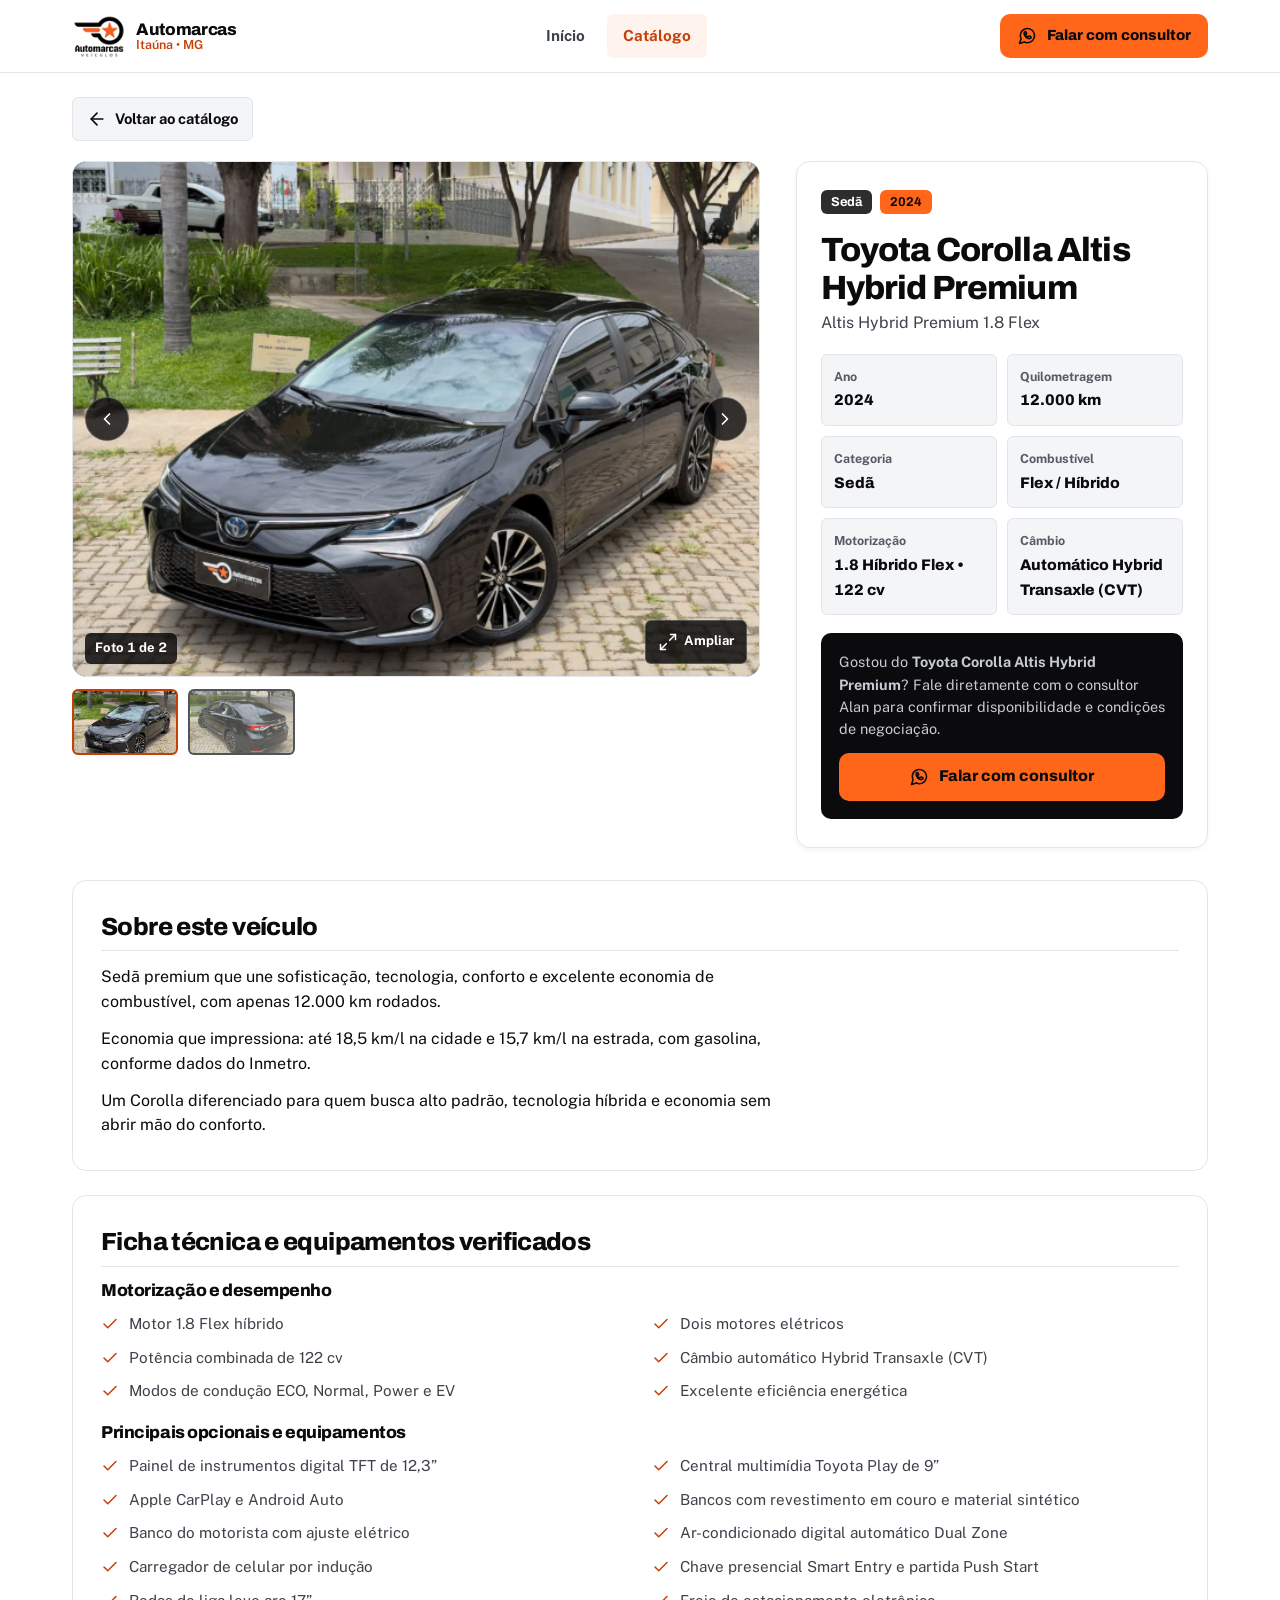
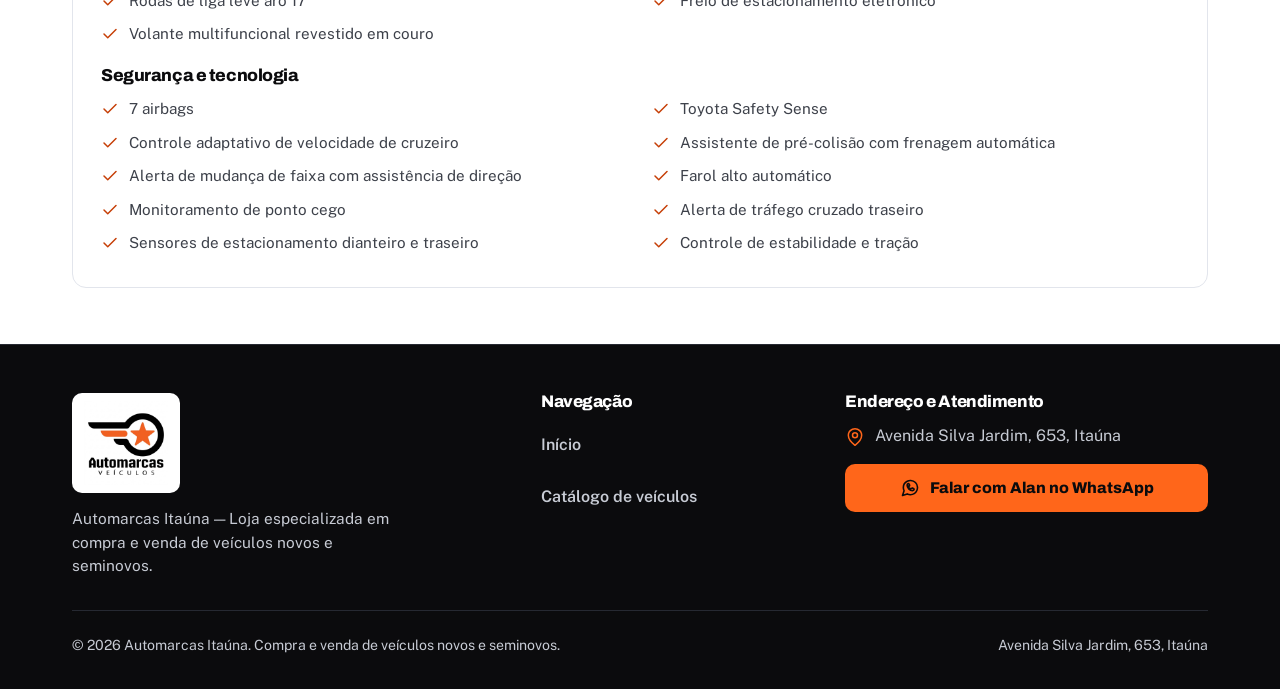
<file: veiculo.html>
<!DOCTYPE html>
<html lang="pt-BR">
  <head>
    <meta charset="UTF-8" />
    <meta name="viewport" content="width=device-width, initial-scale=1.0, viewport-fit=cover" />
    <meta name="theme-color" content="#0B0B0D" />
    <title>Detalhes do Veículo — Automarcas Itaúna</title>
    <meta
      name="description"
      content="Confira as fotos, ficha técnica verificada e informações do veículo selecionado na Automarcas Itaúna."
    />

    <meta property="og:type" content="website" />
    <meta property="og:locale" content="pt_BR" />
    <meta property="og:site_name" content="Automarcas Itaúna" />
    <meta property="og:title" content="Detalhes do Veículo — Automarcas Itaúna" />
    <meta
      property="og:description"
      content="Confira as fotos, ficha técnica verificada e informações do veículo selecionado na Automarcas Itaúna."
    />
    <meta property="og:image" content="logo.jpg" />

    <link rel="icon" type="image/jpeg" href="logo.jpg" />

    <link rel="preconnect" href="https://fonts.googleapis.com" />
    <link rel="preconnect" href="https://fonts.gstatic.com" crossorigin />
    <link
      href="https://fonts.googleapis.com/css2?family=Archivo:wght@600;700;800&family=Public+Sans:wght@400;500;600;700&display=swap"
      rel="stylesheet"
    />

    <link rel="stylesheet" href="styles.css" />
  </head>
  <body>
    <div id="initial-loader" class="initial-loader" aria-label="Carregando Automarcas Itaúna">
      <img
        src="logo.jpg"
        alt="Automarcas Itaúna — Veículos Novos e Seminovos"
        class="initial-loader__logo"
        width="148"
        height="148"
      />
      <div class="initial-loader__bar" aria-hidden="true"></div>
    </div>

    <a href="#conteudo-principal" class="skip-link">Pular para o conteúdo principal</a>

    <!-- Cabeçalho -->
    <header class="site-header">
      <div class="container site-header__inner">
        <a href="index.html" class="brand-logo" aria-label="Automarcas Itaúna — Ir para a página inicial">
          <img src="logo.jpg" alt="Logo Automarcas Veículos" class="brand-logo__img" width="108" height="108" />
          <div class="brand-logo__text">
            <span class="brand-logo__title">Automarcas</span>
            <span class="brand-logo__location">Itaúna • MG</span>
          </div>
        </a>

        <nav class="site-nav" aria-label="Navegação principal">
          <a href="index.html" class="site-nav__link">Início</a>
          <a href="catalogo.html" class="site-nav__link" aria-current="page">Catálogo</a>
        </nav>

        <div class="site-header__actions">
          <a
            href="https://wa.me/553799880061?text=Ol%C3%A1%2C%20Alan!%20Conheci%20a%20Automarcas%20Ita%C3%BAna%20pelo%20site%20e%20gostaria%20de%20mais%20informa%C3%A7%C3%B5es%20sobre%20os%20ve%C3%ADculos%20dispon%C3%ADveis."
            target="_blank"
            rel="noopener noreferrer"
            class="btn btn--primary btn--sm site-header__cta-desktop"
          >
            <svg class="icon" viewBox="0 0 24 24" fill="none" stroke="currentColor" stroke-width="1.9" stroke-linecap="round" stroke-linejoin="round" aria-hidden="true"><path d="M21 11.5a8.38 8.38 0 0 1-.9 3.8 8.5 8.5 0 0 1-7.6 4.7 8.38 8.38 0 0 1-3.8-.9L3 21l1.9-5.7a8.38 8.38 0 0 1-.9-3.8 8.5 8.5 0 0 1 4.7-7.6 8.38 8.38 0 0 1 3.8-.9h.5a8.48 8.48 0 0 1 8 8v.5z"/><path d="M9.5 9.5c.3 1.8 1.7 3.2 3.5 3.5l1.2-.8c.2-.2.5-.2.8-.1l1.6.7c.3.1.4.4.4.7-.1 1-.9 1.6-1.9 1.6-3.6 0-6.6-3-6.6-6.6 0-1 .6-1.8 1.6-1.9.3 0 .6.1.7.4l.7 1.6c.1.3.1.6-.1.8l-.9 1.1z"/></svg>
            <span>Falar com consultor</span>
          </a>

          <a
            href="https://wa.me/553799880061?text=Ol%C3%A1%2C%20Alan!%20Conheci%20a%20Automarcas%20Ita%C3%BAna%20pelo%20site%20e%20gostaria%20de%20mais%20informa%C3%A7%C3%B5es%20sobre%20os%20ve%C3%ADculos%20dispon%C3%ADveis."
            target="_blank"
            rel="noopener noreferrer"
            class="btn btn--primary btn--sm site-header__cta-mobile"
            aria-label="Falar com consultor Alan pelo WhatsApp"
          >
            <svg class="icon" viewBox="0 0 24 24" fill="none" stroke="currentColor" stroke-width="1.9" stroke-linecap="round" stroke-linejoin="round" aria-hidden="true"><path d="M21 11.5a8.38 8.38 0 0 1-.9 3.8 8.5 8.5 0 0 1-7.6 4.7 8.38 8.38 0 0 1-3.8-.9L3 21l1.9-5.7a8.38 8.38 0 0 1-.9-3.8 8.5 8.5 0 0 1 4.7-7.6 8.38 8.38 0 0 1 3.8-.9h.5a8.48 8.48 0 0 1 8 8v.5z"/><path d="M9.5 9.5c.3 1.8 1.7 3.2 3.5 3.5l1.2-.8c.2-.2.5-.2.8-.1l1.6.7c.3.1.4.4.4.7-.1 1-.9 1.6-1.9 1.6-3.6 0-6.6-3-6.6-6.6 0-1 .6-1.8 1.6-1.9.3 0 .6.1.7.4l.7 1.6c.1.3.1.6-.1.8l-.9 1.1z"/></svg>
            <span>WhatsApp</span>
          </a>

          <button
            type="button"
            class="menu-toggle"
            id="mobile-menu-btn"
            aria-expanded="false"
            aria-controls="mobile-drawer"
            aria-label="Abrir menu de navegação"
          >
            <svg class="icon" viewBox="0 0 24 24" fill="none" stroke="currentColor" stroke-width="2" stroke-linecap="round" stroke-linejoin="round" aria-hidden="true"><line x1="4" x2="20" y1="7" y2="7"/><line x1="4" x2="20" y1="12" y2="12"/><line x1="4" x2="20" y1="17" y2="17"/></svg>
          </button>
        </div>
      </div>

      <nav id="mobile-drawer" class="mobile-drawer" aria-label="Menu móvel">
        <div class="mobile-drawer__list">
          <a href="index.html" class="mobile-drawer__link">
            <span>Início</span>
            <svg class="icon" viewBox="0 0 24 24" fill="none" stroke="currentColor" stroke-width="2" stroke-linecap="round" stroke-linejoin="round" aria-hidden="true"><path d="M5 12h14"/><path d="m12 5 7 7-7 7"/></svg>
          </a>
          <a href="catalogo.html" class="mobile-drawer__link" aria-current="page">
            <span>Catálogo de veículos</span>
            <svg class="icon" viewBox="0 0 24 24" fill="none" stroke="currentColor" stroke-width="2" stroke-linecap="round" stroke-linejoin="round" aria-hidden="true"><path d="M5 12h14"/><path d="m12 5 7 7-7 7"/></svg>
          </a>
        </div>
        <a
          href="https://wa.me/553799880061?text=Ol%C3%A1%2C%20Alan!%20Conheci%20a%20Automarcas%20Ita%C3%BAna%20pelo%20site%20e%20gostaria%20de%20mais%20informa%C3%A7%C3%B5es%20sobre%20os%20ve%C3%ADculos%20dispon%C3%ADveis."
          target="_blank"
          rel="noopener noreferrer"
          class="btn btn--dark btn--full"
        >
          <svg class="icon" viewBox="0 0 24 24" fill="none" stroke="currentColor" stroke-width="1.9" stroke-linecap="round" stroke-linejoin="round" aria-hidden="true"><path d="M21 11.5a8.38 8.38 0 0 1-.9 3.8 8.5 8.5 0 0 1-7.6 4.7 8.38 8.38 0 0 1-3.8-.9L3 21l1.9-5.7a8.38 8.38 0 0 1-.9-3.8 8.5 8.5 0 0 1 4.7-7.6 8.38 8.38 0 0 1 3.8-.9h.5a8.48 8.48 0 0 1 8 8v.5z"/><path d="M9.5 9.5c.3 1.8 1.7 3.2 3.5 3.5l1.2-.8c.2-.2.5-.2.8-.1l1.6.7c.3.1.4.4.4.7-.1 1-.9 1.6-1.9 1.6-3.6 0-6.6-3-6.6-6.6 0-1 .6-1.8 1.6-1.9.3 0 .6.1.7.4l.7 1.6c.1.3.1.6-.1.8l-.9 1.1z"/></svg>
          <span>Falar com consultor Alan</span>
        </a>
      </nav>
    </header>

    <main id="conteudo-principal" class="vehicle-detail">
      <div class="container" id="vehicle-detail-mount">
        <!-- Preenchido dinamicamente pelo script.js de acordo com ?slug=... -->
      </div>
    </main>

    <!-- Rodapé -->
    <footer class="site-footer dark-surface">
      <div class="container">
        <div class="site-footer__grid">
          <div class="site-footer__brand">
            <a href="index.html" class="footer-logo-badge" aria-label="Automarcas Itaúna — Início">
              <img src="logo.jpg" alt="Logo Automarcas Itaúna" width="168" height="168" loading="lazy" />
            </a>
            <p class="site-footer__specialty">
              Automarcas Itaúna — Loja especializada em compra e venda de veículos novos e seminovos.
            </p>
          </div>

          <div>
            <h3 class="site-footer__col-title">Navegação</h3>
            <ul class="site-footer__links">
              <li><a href="index.html" class="site-footer__link">Início</a></li>
              <li><a href="catalogo.html" class="site-footer__link">Catálogo de veículos</a></li>
            </ul>
          </div>

          <div>
            <h3 class="site-footer__col-title">Endereço e Atendimento</h3>
            <address class="site-footer__address">
              <svg class="icon" viewBox="0 0 24 24" fill="none" stroke="currentColor" stroke-width="1.8" stroke-linecap="round" stroke-linejoin="round" aria-hidden="true"><path d="M20 10c0 6-8 12-8 12s-8-6-8-12a8 8 0 0 1 16 0Z"/><circle cx="12" cy="10" r="3"/></svg>
              <span>Avenida Silva Jardim, 653, Itaúna</span>
            </address>
            <a
              href="https://wa.me/553799880061?text=Ol%C3%A1%2C%20Alan!%20Conheci%20a%20Automarcas%20Ita%C3%BAna%20pelo%20site%20e%20gostaria%20de%20mais%20informa%C3%A7%C3%B5es%20sobre%20os%20ve%C3%ADculos%20dispon%C3%ADveis."
              target="_blank"
              rel="noopener noreferrer"
              class="btn btn--primary btn--full"
            >
              <svg class="icon" viewBox="0 0 24 24" fill="none" stroke="currentColor" stroke-width="1.9" stroke-linecap="round" stroke-linejoin="round" aria-hidden="true"><path d="M21 11.5a8.38 8.38 0 0 1-.9 3.8 8.5 8.5 0 0 1-7.6 4.7 8.38 8.38 0 0 1-3.8-.9L3 21l1.9-5.7a8.38 8.38 0 0 1-.9-3.8 8.5 8.5 0 0 1 4.7-7.6 8.38 8.38 0 0 1 3.8-.9h.5a8.48 8.48 0 0 1 8 8v.5z"/><path d="M9.5 9.5c.3 1.8 1.7 3.2 3.5 3.5l1.2-.8c.2-.2.5-.2.8-.1l1.6.7c.3.1.4.4.4.7-.1 1-.9 1.6-1.9 1.6-3.6 0-6.6-3-6.6-6.6 0-1 .6-1.8 1.6-1.9.3 0 .6.1.7.4l.7 1.6c.1.3.1.6-.1.8l-.9 1.1z"/></svg>
              <span>Falar com Alan no WhatsApp</span>
            </a>
          </div>
        </div>

        <div class="site-footer__bottom">
          <span>© 2026 Automarcas Itaúna. Compra e venda de veículos novos e seminovos.</span>
          <span>Avenida Silva Jardim, 653, Itaúna</span>
        </div>
      </div>
    </footer>

    <script src="script.js" defer></script>
  </body>
</html>
</file>
<file: styles.css>
/* ==========================================================================
   AUTOMARCAS ITAÚNA — DESIGN SYSTEM & FOLHA DE ESTILOS (MOBILE-FIRST)
   ========================================================================== */

:root {
  /* Paleta Oficial (inspirada na logo Automarcas Veículos) */
  --bg-page: #FFFFFF;
  --bg-subtle: #F4F5F7;
  --bg-elevated: #FFFFFF;
  --bg-dark: #0B0B0D;
  --bg-dark-surface: #141519;
  --bg-dark-elevated: #1C1E24;

  /* Texto com contraste verificado WCAG AA/AAA */
  --text-primary: #0B0B0D;
  --text-secondary: #3D414A;
  --text-muted: #555A66;
  --text-on-dark: #F8F9FA;
  --text-on-dark-secondary: #C7CBD4;

  /* Laranja Automarcas */
  --brand-orange: #FF661A;
  --brand-orange-hover: #FF7833;
  --brand-orange-deep: #C63F07;
  --brand-orange-surface: #FFF3ED;
  --brand-orange-border: #FFD4BD;

  /* Bordas e divisores */
  --border-light: #E2E5EC;
  --border-strong: #CBD0DC;
  --border-dark: #262932;

  /* Sombras com offset e blur suave */
  --shadow-sm: 0 2px 6px -1px rgba(11, 11, 13, 0.06);
  --shadow-md: 0 4px 10px -2px rgba(11, 11, 13, 0.08);
  --shadow-lg: 0 6px 12px -2px rgba(11, 11, 13, 0.12);

  /* Tipografia */
  --font-display: 'Archivo', system-ui, -apple-system, sans-serif;
  --font-sans: 'Public Sans', system-ui, -apple-system, sans-serif;

  /* Raios e medidas */
  --radius-sm: 6px;
  --radius-md: 10px;
  --radius-lg: 14px;
  --header-height: 72px;
  --container-max: 1200px;
  --ease-out-expo: cubic-bezier(0.16, 1, 0.3, 1);
}

/* Reset e Superfícies do Navegador */
*,
*::before,
*::after {
  box-sizing: border-box;
  margin: 0;
  padding: 0;
}

html {
  font-family: var(--font-sans);
  font-size: 16px;
  line-height: 1.55;
  color: var(--text-primary);
  background-color: var(--bg-page);
  scroll-behavior: smooth;
  -webkit-text-size-adjust: 100%;
  text-size-adjust: 100%;
  caret-color: var(--brand-orange-deep);
}

body {
  min-height: 100dvh;
  display: flex;
  flex-direction: column;
  background-color: var(--bg-page);
  color: var(--text-primary);
  -webkit-font-smoothing: antialiased;
}

::selection {
  background-color: var(--brand-orange);
  color: var(--bg-dark);
}

/* Scrollbar personalizada */
::-webkit-scrollbar {
  width: 10px;
  height: 10px;
}

::-webkit-scrollbar-track {
  background: var(--bg-subtle);
}

::-webkit-scrollbar-thumb {
  background: #B8BEC9;
  border-radius: 5px;
  border: 2px solid var(--bg-subtle);
}

::-webkit-scrollbar-thumb:hover {
  background: var(--brand-orange-deep);
}

/* Foco visível acessível por teclado */
:focus-visible {
  outline: 3px solid var(--brand-orange-deep);
  outline-offset: 2px;
}

.dark-surface :focus-visible {
  outline-color: var(--brand-orange);
}

img {
  max-width: 100%;
  height: auto;
  display: block;
}

a {
  color: inherit;
  text-decoration: none;
  text-underline-offset: 0.22em;
}

button,
input,
select {
  font: inherit;
  color: inherit;
}

button {
  cursor: pointer;
  background: none;
  border: none;
}

ul {
  list-style: none;
}

.tabular-nums {
  font-variant-numeric: tabular-nums;
}

/* Skip Link para Acessibilidade */
.skip-link {
  position: absolute;
  top: -100px;
  left: 16px;
  z-index: 1000;
  background: var(--bg-dark);
  color: var(--text-on-dark);
  padding: 12px 18px;
  border-radius: var(--radius-sm);
  font-weight: 700;
  transition: top 0.2s var(--ease-out-expo);
}

.skip-link:focus {
  top: 12px;
}

/* ==========================================================================
   3. TELA DE CARREGAMENTO (RÁPIDA, SEM ATRASO ARTIFICIAL)
   ========================================================================== */
.initial-loader {
  position: fixed;
  inset: 0;
  z-index: 9999;
  background-color: #FFFFFF;
  display: flex;
  flex-direction: column;
  align-items: center;
  justify-content: center;
  gap: 20px;
  padding: 24px;
  transition: opacity 0.2s var(--ease-out-expo), visibility 0.2s var(--ease-out-expo);
  animation: loaderSafetyFade 0.2s var(--ease-out-expo) 0.6s forwards;
}

@keyframes loaderSafetyFade {
  to {
    opacity: 0;
    visibility: hidden;
    pointer-events: none;
  }
}

.initial-loader.is-loaded {
  opacity: 0;
  visibility: hidden;
  pointer-events: none;
}

.initial-loader__logo {
  width: 148px;
  height: 148px;
  object-fit: contain;
}

.initial-loader__bar {
  width: 64px;
  height: 3px;
  background-color: var(--brand-orange);
  border-radius: 99px;
}

/* ==========================================================================
   CONTAINERS E TIPOGRAFIA BASE
   ========================================================================== */
.container {
  width: 100%;
  max-width: var(--container-max);
  margin-inline: auto;
  padding-inline: 16px;
}

@media (min-width: 640px) {
  .container {
    padding-inline: 24px;
  }
}

@media (min-width: 1024px) {
  .container {
    padding-inline: 32px;
  }
}

h1,
h2,
h3,
h4 {
  font-family: var(--font-display);
  font-weight: 800;
  line-height: 1.12;
  letter-spacing: -0.025em;
  text-wrap: balance;
}

p {
  max-width: 68ch;
}

.icon {
  width: 20px;
  height: 20px;
  flex-shrink: 0;
}

/* ==========================================================================
   BOTÕES (ÁREA DE TOQUE >= 48x48px, ALTO CONTRASTE)
   ========================================================================== */
.btn {
  display: inline-flex;
  align-items: center;
  justify-content: center;
  gap: 10px;
  min-height: 48px;
  padding: 12px 20px;
  border-radius: var(--radius-md);
  font-family: var(--font-display);
  font-weight: 700;
  font-size: 0.975rem;
  line-height: 1.2;
  text-align: center;
  border: 1.5px solid transparent;
  transition: transform 0.18s var(--ease-out-expo), background-color 0.18s var(--ease-out-expo), border-color 0.18s var(--ease-out-expo), box-shadow 0.18s var(--ease-out-expo);
  user-select: none;
}

.btn:active {
  transform: translateY(1px);
}

/* Primário Laranja (texto preto #0B0B0D em #FF661A = 6.71:1 WCAG AA) */
.btn--primary {
  background-color: var(--brand-orange);
  color: var(--bg-dark);
  font-weight: 800;
}

.btn--primary:hover {
  background-color: var(--brand-orange-hover);
  box-shadow: var(--shadow-sm);
}

/* Primário Escuro (preto com destaque) */
.btn--dark {
  background-color: var(--bg-dark);
  color: var(--text-on-dark);
  border-color: var(--bg-dark);
}

.btn--dark:hover {
  background-color: #1F2229;
}

/* Secundário / Contorno em fundo claro */
.btn--outline {
  background-color: #FFFFFF;
  color: var(--text-primary);
  border-color: var(--border-strong);
}

.btn--outline:hover {
  border-color: var(--bg-dark);
  background-color: var(--bg-subtle);
}

/* Secundário / Contorno em fundo escuro */
.btn--outline-light {
  background-color: rgba(255, 255, 255, 0.06);
  color: var(--text-on-dark);
  border-color: rgba(255, 255, 255, 0.24);
}

.btn--outline-light:hover {
  background-color: rgba(255, 255, 255, 0.14);
  border-color: #FFFFFF;
}

.btn--full {
  width: 100%;
}

.btn--sm {
  min-height: 44px;
  padding: 10px 16px;
  font-size: 0.92rem;
}

/* ==========================================================================
   CABEÇALHO E NAVEGAÇÃO (MOBILE-FIRST)
   ========================================================================== */
.site-header {
  position: sticky;
  top: 0;
  z-index: 200;
  background-color: rgba(255, 255, 255, 0.97);
  backdrop-filter: blur(10px);
  border-bottom: 1px solid var(--border-light);
}

.site-header__inner {
  display: flex;
  align-items: center;
  justify-content: space-between;
  min-height: var(--header-height);
  gap: 12px;
}

.brand-logo {
  display: inline-flex;
  align-items: center;
  gap: 10px;
  padding: 4px 0;
  flex-shrink: 0;
}

.brand-logo__img {
  width: 54px;
  height: 54px;
  object-fit: contain;
  border-radius: 4px;
}

.brand-logo__text {
  display: flex;
  flex-direction: column;
  line-height: 1.05;
}

.brand-logo__title {
  font-family: var(--font-display);
  font-weight: 800;
  font-size: 1.05rem;
  letter-spacing: -0.02em;
  color: var(--text-primary);
}

.brand-logo__location {
  font-size: 0.78rem;
  font-weight: 600;
  color: var(--brand-orange-deep);
}

@media (max-width: 359px) {
  .brand-logo__text {
    display: none;
  }
}

.site-nav {
  display: none;
  align-items: center;
  gap: 6px;
}

.site-nav__link {
  display: inline-flex;
  align-items: center;
  min-height: 44px;
  padding: 8px 16px;
  border-radius: var(--radius-sm);
  font-weight: 700;
  font-size: 0.95rem;
  color: var(--text-secondary);
  transition: color 0.15s ease, background-color 0.15s ease;
}

.site-nav__link:hover {
  color: var(--text-primary);
  background-color: var(--bg-subtle);
}

.site-nav__link[aria-current="page"] {
  color: var(--brand-orange-deep);
  background-color: var(--brand-orange-surface);
}

.site-header__actions {
  display: flex;
  align-items: center;
  gap: 8px;
}

.site-header__cta-desktop {
  display: none;
}

.site-header__cta-mobile {
  padding-inline: 12px;
  font-size: 0.88rem;
}

.menu-toggle {
  display: inline-flex;
  align-items: center;
  justify-content: center;
  width: 44px;
  height: 44px;
  border-radius: var(--radius-sm);
  border: 1px solid var(--border-light);
  color: var(--text-primary);
  background-color: #FFFFFF;
}

.menu-toggle:hover {
  background-color: var(--bg-subtle);
}

/* Menu Mobile Expandido */
.mobile-drawer {
  display: none;
  border-top: 1px solid var(--border-light);
  background-color: #FFFFFF;
  padding: 16px;
  box-shadow: var(--shadow-md);
}

.mobile-drawer.is-open {
  display: block;
}

.mobile-drawer__list {
  display: flex;
  flex-direction: column;
  gap: 8px;
  margin-bottom: 14px;
}

.mobile-drawer__link {
  display: flex;
  align-items: center;
  justify-content: space-between;
  min-height: 48px;
  padding: 12px 14px;
  border-radius: var(--radius-sm);
  font-weight: 700;
  font-size: 1rem;
  color: var(--text-primary);
  background-color: var(--bg-subtle);
}

.mobile-drawer__link[aria-current="page"] {
  background-color: var(--brand-orange-surface);
  color: var(--brand-orange-deep);
  border: 1px solid var(--brand-orange-border);
}

@media (min-width: 768px) {
  .site-nav {
    display: flex;
  }

  .site-header__cta-desktop {
    display: inline-flex;
  }

  .site-header__cta-mobile,
  .menu-toggle,
  .mobile-drawer {
    display: none !important;
  }
}

/* ==========================================================================
   4.1. SEÇÃO PRINCIPAL (HERO MOBILE-FIRST)
   ========================================================================== */
.hero {
  background-color: var(--bg-dark);
  color: var(--text-on-dark);
  padding: 28px 16px 40px;
  border-bottom: 1px solid var(--border-dark);
  position: relative;
}

.hero__grid {
  display: grid;
  grid-template-columns: 1fr;
  gap: 28px;
  align-items: center;
}

.hero__content {
  display: flex;
  flex-direction: column;
  gap: 16px;
}

.hero__title {
  font-size: clamp(2.1rem, 1.4rem + 3.2vw, 3.5rem);
  color: #FFFFFF;
  letter-spacing: -0.03em;
}

.hero__title span {
  color: var(--brand-orange);
}

.hero__subtitle {
  font-size: clamp(1rem, 0.95rem + 0.35vw, 1.18rem);
  color: var(--text-on-dark-secondary);
  line-height: 1.55;
}

.hero__actions {
  display: flex;
  flex-direction: column;
  gap: 12px;
  margin-top: 6px;
}

.hero__location-pill {
  display: inline-flex;
  align-items: center;
  gap: 8px;
  font-size: 0.9rem;
  color: var(--text-on-dark-secondary);
  padding-top: 6px;
}

.hero__location-pill .icon {
  color: var(--brand-orange);
  width: 18px;
  height: 18px;
}

/* Composição visual com veículos reais da pasta catalogo */
.hero__showcase {
  display: grid;
  grid-template-columns: 1fr;
  gap: 14px;
}

.hero-card {
  position: relative;
  border-radius: var(--radius-lg);
  overflow: hidden;
  background-color: var(--bg-dark-surface);
  border: 1px solid var(--border-dark);
  display: block;
}

.hero-card__media {
  aspect-ratio: 16 / 10;
  width: 100%;
  overflow: hidden;
  background-color: #191B20;
}

.hero-card__img {
  width: 100%;
  height: 100%;
  object-fit: cover;
  object-position: center 62%;
  transition: transform 0.35s var(--ease-out-expo);
}

.hero-card:hover .hero-card__img {
  transform: scale(1.03);
}

.hero-card__overlay {
  padding: 14px 16px;
  background-color: var(--bg-dark-surface);
  display: flex;
  align-items: center;
  justify-content: space-between;
  gap: 12px;
  border-top: 1px solid var(--border-dark);
}

.hero-card__info {
  min-width: 0;
}

.hero-card__name {
  font-family: var(--font-display);
  font-weight: 800;
  font-size: 1.05rem;
  color: #FFFFFF;
  white-space: nowrap;
  overflow: hidden;
  text-overflow: ellipsis;
}

.hero-card__meta {
  font-size: 0.875rem;
  color: var(--text-on-dark-secondary);
  margin-top: 2px;
}

.hero-card__badge {
  flex-shrink: 0;
  background-color: var(--brand-orange);
  color: var(--bg-dark);
  font-family: var(--font-display);
  font-weight: 800;
  font-size: 0.82rem;
  padding: 6px 10px;
  border-radius: var(--radius-sm);
}

.hero__thumbs {
  display: grid;
  grid-template-columns: 1fr 1fr;
  gap: 12px;
}

.hero-mini {
  display: flex;
  align-items: center;
  gap: 10px;
  padding: 10px;
  border-radius: var(--radius-md);
  background-color: var(--bg-dark-surface);
  border: 1px solid var(--border-dark);
  transition: border-color 0.2s ease, background-color 0.2s ease;
}

.hero-mini:hover,
.hero-mini.is-active {
  border-color: var(--brand-orange);
  background-color: var(--bg-dark-elevated);
}

.hero-mini__img {
  width: 58px;
  height: 44px;
  border-radius: 6px;
  object-fit: cover;
  object-position: center 62%;
  flex-shrink: 0;
}

.hero-mini__text {
  min-width: 0;
  text-align: left;
}

.hero-mini__title {
  font-family: var(--font-display);
  font-weight: 700;
  font-size: 0.88rem;
  color: #FFFFFF;
  white-space: nowrap;
  overflow: hidden;
  text-overflow: ellipsis;
}

.hero-mini__sub {
  font-size: 0.78rem;
  color: var(--text-on-dark-secondary);
}

@media (min-width: 560px) {
  .hero__actions {
    flex-direction: row;
    flex-wrap: wrap;
  }
}

@media (min-width: 960px) {
  .hero {
    padding: 56px 24px 68px;
  }

  .hero__grid {
    grid-template-columns: 1.05fr 0.95fr;
    gap: 48px;
  }
}

/* ==========================================================================
   SEÇÕES E CABEÇALHOS DE SEÇÃO
   ========================================================================== */
.section {
  padding: 48px 16px;
}

.section--subtle {
  background-color: var(--bg-subtle);
  border-top: 1px solid var(--border-light);
  border-bottom: 1px solid var(--border-light);
}

.section__header {
  display: flex;
  flex-direction: column;
  gap: 10px;
  margin-bottom: 28px;
}

.section__header-row {
  display: flex;
  flex-direction: column;
  gap: 16px;
  justify-content: space-between;
  margin-bottom: 28px;
}

.section__title {
  font-size: clamp(1.65rem, 1.3rem + 1.6vw, 2.35rem);
  color: var(--text-primary);
}

.section__subtitle {
  font-size: 1.02rem;
  color: var(--text-secondary);
}

@media (min-width: 768px) {
  .section {
    padding: 72px 24px;
  }

  .section__header-row {
    flex-direction: row;
    align-items: flex-end;
  }
}

/* ==========================================================================
   4.2 & 5.2. CARDS DE VEÍCULOS (CONTAINER QUERIES + MOBILE-FIRST)
   ========================================================================== */
.vehicles-grid {
  display: grid;
  grid-template-columns: 1fr;
  gap: 24px;
}

@media (min-width: 720px) {
  .vehicles-grid {
    grid-template-columns: repeat(2, minmax(0, 1fr));
  }
}

.vehicle-card-wrap {
  container-type: inline-size;
}

.vehicle-card {
  background-color: var(--bg-elevated);
  border: 1px solid var(--border-light);
  border-radius: var(--radius-lg);
  overflow: hidden;
  display: flex;
  flex-direction: column;
  height: 100%;
  box-shadow: var(--shadow-sm);
  transition: transform 0.22s var(--ease-out-expo), box-shadow 0.22s var(--ease-out-expo), border-color 0.22s var(--ease-out-expo);
}

@media (hover: hover) {
  .vehicle-card:hover {
    transform: translateY(-3px);
    box-shadow: var(--shadow-md);
    border-color: var(--border-strong);
  }
}

.vehicle-card__media {
  position: relative;
  aspect-ratio: 16 / 10;
  width: 100%;
  background-color: #16181D;
  overflow: hidden;
}

.vehicle-card__img-link {
  display: block;
  width: 100%;
  height: 100%;
}

.vehicle-card__img {
  width: 100%;
  height: 100%;
  object-fit: cover;
  object-position: center 62%;
  transition: transform 0.35s var(--ease-out-expo);
}

@media (hover: hover) {
  .vehicle-card:hover .vehicle-card__img {
    transform: scale(1.03);
  }
}

.vehicle-card__badges {
  display: flex;
  justify-content: space-between;
  align-items: center;
  gap: 8px;
  margin-bottom: 4px;
}

.badge {
  display: inline-flex;
  align-items: center;
  padding: 5px 10px;
  border-radius: var(--radius-sm);
  font-family: var(--font-display);
  font-weight: 700;
  font-size: 0.8rem;
  line-height: 1.1;
}

.badge--dark {
  background-color: rgba(11, 11, 13, 0.86);
  color: #FFFFFF;
}

.badge--orange {
  background-color: var(--brand-orange);
  color: var(--bg-dark);
}

.vehicle-card__body {
  padding: 20px 16px;
  display: flex;
  flex-direction: column;
  gap: 14px;
  flex: 1;
}

@container (min-width: 400px) {
  .vehicle-card__body {
    padding: 22px 22px;
  }
}

.vehicle-card__header {
  display: flex;
  flex-direction: column;
  gap: 4px;
}

.vehicle-card__title {
  font-size: 1.28rem;
  color: var(--text-primary);
}

.vehicle-card__title a:hover {
  color: var(--brand-orange-deep);
}

.vehicle-card__version {
  font-size: 0.94rem;
  color: var(--text-secondary);
  font-weight: 500;
}

.vehicle-card__specs {
  display: flex;
  flex-wrap: wrap;
  gap: 8px;
  padding-block: 10px;
  border-top: 1px solid var(--border-light);
  border-bottom: 1px solid var(--border-light);
}

.spec-pill {
  display: inline-flex;
  align-items: center;
  gap: 6px;
  padding: 6px 10px;
  border-radius: var(--radius-sm);
  background-color: var(--bg-subtle);
  font-size: 0.875rem;
  font-weight: 600;
  color: var(--text-primary);
}

.spec-pill .icon {
  width: 16px;
  height: 16px;
  color: var(--brand-orange-deep);
}

.vehicle-card__price {
  font-family: var(--font-display);
  font-size: 1.45rem;
  font-weight: 800;
  color: var(--text-primary);
}

.vehicle-card__actions {
  margin-top: auto;
  display: grid;
  grid-template-columns: 1fr;
  gap: 10px;
  padding-top: 4px;
}

@container (min-width: 420px) {
  .vehicle-card__actions {
    grid-template-columns: 1fr 1.25fr;
  }
}

.section__footer-cta {
  margin-top: 32px;
  display: flex;
  justify-content: center;
}

/* ==========================================================================
   4.3. COMPRA E VENDA DE VEÍCULOS
   ========================================================================== */
.trade-banner {
  background-color: var(--bg-dark);
  color: var(--text-on-dark);
  border-radius: var(--radius-lg);
  padding: 28px 20px;
  border: 1px solid var(--border-dark);
  display: grid;
  grid-template-columns: 1fr;
  gap: 24px;
  align-items: center;
  box-shadow: var(--shadow-lg);
}

.trade-banner__content {
  display: flex;
  flex-direction: column;
  gap: 12px;
}

.trade-banner__title {
  font-size: clamp(1.55rem, 1.2rem + 1.5vw, 2.2rem);
  color: #FFFFFF;
}

.trade-banner__text {
  font-size: 1.02rem;
  color: var(--text-on-dark-secondary);
}

.trade-banner__points {
  display: flex;
  flex-wrap: wrap;
  gap: 12px 20px;
  margin-top: 4px;
}

.trade-banner__point {
  display: inline-flex;
  align-items: center;
  gap: 8px;
  font-size: 0.92rem;
  font-weight: 600;
  color: #FFFFFF;
}

.trade-banner__point .icon {
  color: var(--brand-orange);
  width: 18px;
  height: 18px;
}

.trade-banner__action {
  display: flex;
  flex-direction: column;
  gap: 10px;
}

@media (min-width: 768px) {
  .trade-banner {
    padding: 44px 40px;
    grid-template-columns: 1.35fr 0.65fr;
  }

  .trade-banner__action {
    align-items: flex-end;
  }
}

/* ==========================================================================
   4.4. BENEFÍCIOS DA LOJA (ESTRUTURA EDITORIAL LIMPA)
   ========================================================================== */
.benefits-list {
  display: grid;
  grid-template-columns: 1fr;
  gap: 20px;
  border-top: 2px solid var(--text-primary);
  padding-top: 28px;
}

.benefit-item {
  display: flex;
  align-items: flex-start;
  gap: 16px;
  padding: 16px 0;
  border-bottom: 1px solid var(--border-light);
}

.benefit-item__icon {
  width: 48px;
  height: 48px;
  border-radius: var(--radius-md);
  background-color: var(--brand-orange-surface);
  border: 1px solid var(--brand-orange-border);
  color: var(--brand-orange-deep);
  display: inline-flex;
  align-items: center;
  justify-content: center;
  flex-shrink: 0;
}

.benefit-item__icon .icon {
  width: 24px;
  height: 24px;
}

.benefit-item__title {
  font-size: 1.18rem;
  margin-bottom: 6px;
  color: var(--text-primary);
}

.benefit-item__desc {
  font-size: 0.96rem;
  color: var(--text-secondary);
}

@media (min-width: 860px) {
  .benefits-list {
    grid-template-columns: repeat(3, 1fr);
    gap: 32px;
  }

  .benefit-item {
    border-bottom: none;
    padding: 8px 0;
  }
}

/* ==========================================================================
   4.5. CHAMADA FINAL (CTA FINAL)
   ========================================================================== */
.final-cta {
  background-color: var(--bg-subtle);
  border-top: 1px solid var(--border-light);
  padding: 52px 16px;
}

.final-cta__box {
  background-color: #FFFFFF;
  border: 1px solid var(--border-strong);
  border-radius: var(--radius-lg);
  padding: 28px 20px;
  display: flex;
  flex-direction: column;
  gap: 20px;
  align-items: flex-start;
  justify-content: space-between;
  box-shadow: var(--shadow-sm);
}

.final-cta__title {
  font-size: clamp(1.5rem, 1.2rem + 1.4vw, 2.1rem);
  margin-bottom: 8px;
}

.final-cta__text {
  font-size: 1.02rem;
  color: var(--text-secondary);
}

.final-cta__buttons {
  display: flex;
  flex-direction: column;
  gap: 12px;
  width: 100%;
}

@media (min-width: 640px) {
  .final-cta__buttons {
    flex-direction: row;
    width: auto;
    flex-shrink: 0;
  }

  .final-cta__buttons .btn {
    white-space: nowrap;
  }
}

@media (min-width: 900px) {
  .final-cta__box {
    flex-direction: row;
    align-items: center;
    padding: 40px 44px;
  }
}

/* ==========================================================================
   5. PÁGINA DE CATÁLOGO (/catalogo)
   ========================================================================== */
.catalog-hero {
  background-color: var(--bg-dark);
  color: var(--text-on-dark);
  padding: 32px 16px 36px;
  border-bottom: 1px solid var(--border-dark);
}

.catalog-hero__title {
  font-size: clamp(1.85rem, 1.4rem + 2vw, 2.75rem);
  color: #FFFFFF;
  margin-bottom: 8px;
}

.catalog-hero__subtitle {
  color: var(--text-on-dark-secondary);
  font-size: 1.02rem;
}

.catalog-controls {
  background-color: #FFFFFF;
  border: 1px solid var(--border-light);
  border-radius: var(--radius-lg);
  padding: 18px 16px;
  margin-top: -20px;
  margin-bottom: 28px;
  box-shadow: var(--shadow-md);
  display: flex;
  flex-direction: column;
  gap: 16px;
}

.catalog-controls__top {
  display: grid;
  grid-template-columns: 1fr;
  gap: 12px;
}

.field-group {
  display: flex;
  flex-direction: column;
  gap: 6px;
}

.field-label {
  font-size: 0.85rem;
  font-weight: 700;
  color: var(--text-secondary);
}

.search-input-wrap {
  position: relative;
  display: flex;
  align-items: center;
}

.search-input-wrap > .icon {
  position: absolute;
  left: 14px;
  color: var(--text-muted);
  pointer-events: none;
}

.input-control,
.select-control {
  width: 100%;
  min-height: 48px;
  padding: 10px 14px;
  border-radius: var(--radius-md);
  border: 1.5px solid var(--border-strong);
  background-color: #FFFFFF;
  color: var(--text-primary);
  font-size: 1rem;
  transition: border-color 0.15s ease;
}

.input-control--search {
  padding-left: 42px;
}

.input-control:focus,
.select-control:focus {
  border-color: var(--brand-orange-deep);
}

.filter-pills-row {
  display: flex;
  flex-wrap: wrap;
  align-items: center;
  gap: 8px;
}

.filter-pills-label {
  font-size: 0.85rem;
  font-weight: 700;
  color: var(--text-secondary);
  margin-right: 4px;
}

.filter-chip {
  min-height: 44px;
  padding: 8px 16px;
  border-radius: var(--radius-sm);
  border: 1.5px solid var(--border-light);
  background-color: var(--bg-subtle);
  color: var(--text-primary);
  font-weight: 700;
  font-size: 0.9rem;
  transition: all 0.15s ease;
}

.filter-chip:hover {
  border-color: var(--border-strong);
}

.filter-chip[aria-pressed="true"] {
  background-color: var(--bg-dark);
  color: #FFFFFF;
  border-color: var(--bg-dark);
}

.catalog-toolbar {
  display: flex;
  flex-wrap: wrap;
  align-items: center;
  justify-content: space-between;
  gap: 12px;
  margin-bottom: 20px;
}

.catalog-results-heading {
  font-size: 1.65rem;
  color: var(--text-primary);
}

.catalog-count {
  font-weight: 700;
  font-size: 0.96rem;
  color: var(--text-secondary);
}

.clear-filters-btn {
  display: inline-flex;
  align-items: center;
  gap: 6px;
  min-height: 44px;
  padding: 8px 14px;
  border-radius: var(--radius-sm);
  font-weight: 700;
  font-size: 0.9rem;
  color: var(--brand-orange-deep);
  background-color: var(--brand-orange-surface);
  border: 1px solid var(--brand-orange-border);
}

.clear-filters-btn:hover {
  background-color: #FFE4D4;
}

/* Estado vazio do catálogo */
.empty-state {
  background-color: var(--bg-subtle);
  border: 1px dashed var(--border-strong);
  border-radius: var(--radius-lg);
  padding: 44px 20px;
  text-align: center;
  display: flex;
  flex-direction: column;
  align-items: center;
  gap: 14px;
}

.empty-state__title {
  font-size: 1.35rem;
}

.empty-state__text {
  color: var(--text-secondary);
  max-width: 48ch;
}

.empty-state__actions {
  display: flex;
  flex-wrap: wrap;
  justify-content: center;
  gap: 12px;
  margin-top: 6px;
}

@media (min-width: 768px) {
  .catalog-controls {
    padding: 24px;
  }

  .catalog-controls__top {
    grid-template-columns: 1.5fr 1fr 1fr;
    gap: 16px;
  }
}

/* ==========================================================================
   5.3. PÁGINA INDIVIDUAL DO VEÍCULO (/veiculo/:slug)
   ========================================================================== */
.vehicle-detail {
  padding-block: 24px 56px;
}

.detail-back-bar {
  margin-bottom: 20px;
}

.back-link {
  display: inline-flex;
  align-items: center;
  gap: 8px;
  min-height: 44px;
  padding: 8px 14px;
  border-radius: var(--radius-sm);
  background-color: var(--bg-subtle);
  border: 1px solid var(--border-light);
  font-weight: 700;
  font-size: 0.92rem;
  color: var(--text-primary);
}

.back-link:hover {
  border-color: var(--border-strong);
}

.detail-layout {
  display: grid;
  grid-template-columns: 1fr;
  gap: 28px;
  align-items: start;
}

/* Galeria de fotos */
.gallery {
  display: flex;
  flex-direction: column;
  gap: 12px;
}

.gallery__stage {
  position: relative;
  aspect-ratio: 4 / 3;
  width: 100%;
  background-color: #121317;
  border-radius: var(--radius-lg);
  overflow: hidden;
  border: 1px solid var(--border-light);
}

.gallery__main-img {
  width: 100%;
  height: 100%;
  object-fit: cover;
  object-position: center 58%;
}

.gallery__nav-btn {
  position: absolute;
  top: 50%;
  transform: translateY(-50%);
  width: 44px;
  height: 44px;
  border-radius: 50%;
  background-color: rgba(11, 11, 13, 0.8);
  color: #FFFFFF;
  border: 1px solid rgba(255, 255, 255, 0.25);
  display: inline-flex;
  align-items: center;
  justify-content: center;
  transition: background-color 0.15s ease;
}

.gallery__nav-btn:hover {
  background-color: var(--brand-orange);
  color: var(--bg-dark);
}

.gallery__nav-btn--prev {
  left: 12px;
}

.gallery__nav-btn--next {
  right: 12px;
}

.gallery__counter {
  position: absolute;
  bottom: 12px;
  left: 12px;
  background-color: rgba(11, 11, 13, 0.84);
  color: #FFFFFF;
  font-weight: 700;
  font-size: 0.82rem;
  padding: 5px 10px;
  border-radius: var(--radius-sm);
}

.gallery__zoom-btn {
  position: absolute;
  bottom: 12px;
  right: 12px;
  min-height: 44px;
  padding: 8px 12px;
  border-radius: var(--radius-sm);
  background-color: rgba(11, 11, 13, 0.84);
  color: #FFFFFF;
  border: 1px solid rgba(255, 255, 255, 0.22);
  display: inline-flex;
  align-items: center;
  gap: 6px;
  font-size: 0.82rem;
  font-weight: 700;
}

.gallery__thumbs {
  display: grid;
  grid-template-columns: repeat(auto-fill, minmax(96px, 1fr));
  gap: 10px;
}

.gallery__thumb {
  aspect-ratio: 16 / 10;
  border-radius: var(--radius-sm);
  overflow: hidden;
  border: 2.5px solid transparent;
  background-color: #121317;
  padding: 0;
  opacity: 0.72;
  transition: opacity 0.15s ease, border-color 0.15s ease;
}

.gallery__thumb:hover,
.gallery__thumb[aria-selected="true"] {
  opacity: 1;
  border-color: var(--brand-orange-deep);
}

.gallery__thumb img {
  width: 100%;
  height: 100%;
  object-fit: cover;
  object-position: center 58%;
}

/* Painel lateral de informações do veículo */
.detail-summary {
  background-color: #FFFFFF;
  border: 1px solid var(--border-light);
  border-radius: var(--radius-lg);
  padding: 22px 18px;
  box-shadow: var(--shadow-sm);
  display: flex;
  flex-direction: column;
  gap: 18px;
}

.detail-summary__badges {
  display: flex;
  flex-wrap: wrap;
  gap: 8px;
}

.detail-summary__title {
  font-size: clamp(1.55rem, 1.25rem + 1.2vw, 2.1rem);
  color: var(--text-primary);
}

.detail-summary__version {
  font-size: 1rem;
  color: var(--text-secondary);
  margin-top: 4px;
}

.detail-specs-grid {
  display: grid;
  grid-template-columns: repeat(2, 1fr);
  gap: 10px;
}

.detail-spec-box {
  background-color: var(--bg-subtle);
  border: 1px solid var(--border-light);
  border-radius: var(--radius-sm);
  padding: 12px;
}

.detail-spec-box__label {
  font-size: 0.78rem;
  font-weight: 700;
  color: var(--text-muted);
  display: block;
  margin-bottom: 2px;
}

.detail-spec-box__value {
  font-family: var(--font-display);
  font-weight: 800;
  font-size: 0.96rem;
  color: var(--text-primary);
}

.detail-summary__cta-box {
  background-color: var(--bg-dark);
  color: var(--text-on-dark);
  padding: 18px;
  border-radius: var(--radius-md);
  display: flex;
  flex-direction: column;
  gap: 12px;
}

.detail-summary__cta-note {
  font-size: 0.9rem;
  color: var(--text-on-dark-secondary);
}

/* Descrição e Opcionais Verificados */
.detail-content {
  margin-top: 32px;
  display: grid;
  grid-template-columns: 1fr;
  gap: 24px;
}

.detail-panel {
  background-color: #FFFFFF;
  border: 1px solid var(--border-light);
  border-radius: var(--radius-lg);
  padding: 24px 18px;
}

.detail-panel__title {
  font-size: 1.55rem;
  margin-bottom: 14px;
  padding-bottom: 10px;
  border-bottom: 1px solid var(--border-light);
}

.detail-description p + p {
  margin-top: 12px;
}

.spec-groups {
  display: grid;
  grid-template-columns: 1fr;
  gap: 20px;
}

.spec-group__title {
  font-size: 1.08rem;
  margin-bottom: 12px;
  color: var(--text-primary);
}

.spec-list {
  display: grid;
  grid-template-columns: 1fr;
  gap: 8px;
}

.spec-list__item {
  display: flex;
  align-items: flex-start;
  gap: 10px;
  font-size: 0.95rem;
  color: var(--text-secondary);
}

.spec-list__item .icon {
  width: 18px;
  height: 18px;
  color: var(--brand-orange-deep);
  margin-top: 3px;
}

/* Barra fixa inferior no mobile para a página do veículo */
.mobile-sticky-cta {
  position: sticky;
  bottom: 0;
  left: 0;
  right: 0;
  z-index: 180;
  margin-top: 24px;
  background-color: rgba(11, 11, 13, 0.96);
  backdrop-filter: blur(8px);
  border-top: 1px solid var(--border-dark);
  padding: 12px 16px calc(12px + env(safe-area-inset-bottom, 0px));
  display: flex;
  align-items: center;
  justify-content: space-between;
  gap: 12px;
}

.mobile-sticky-cta__info {
  min-width: 0;
  color: #FFFFFF;
}

.mobile-sticky-cta__title {
  font-family: var(--font-display);
  font-weight: 800;
  font-size: 0.92rem;
  white-space: nowrap;
  overflow: hidden;
  text-overflow: ellipsis;
}

.mobile-sticky-cta__sub {
  font-size: 0.78rem;
  color: var(--text-on-dark-secondary);
}

.vehicle-detail {
  padding-bottom: 0;
}

@media (min-width: 960px) {
  .detail-layout {
    grid-template-columns: 1.25fr 0.75fr;
    gap: 36px;
  }

  .detail-summary {
    position: sticky;
    top: calc(var(--header-height) + 20px);
    padding: 28px 24px;
  }

  .detail-panel {
    padding: 32px 28px;
  }

  .spec-list {
    grid-template-columns: repeat(2, 1fr);
    gap: 10px 24px;
  }

  .mobile-sticky-cta {
    display: none;
  }

  .vehicle-detail {
    padding-bottom: 56px;
  }
}

/* Lightbox nativo <dialog> para ampliar imagem */
.lightbox-dialog {
  margin: auto;
  border: 1px solid var(--border-dark);
  border-radius: var(--radius-lg);
  background-color: var(--bg-dark);
  color: #FFFFFF;
  max-width: min(94vw, 920px);
  max-height: 90dvh;
  padding: 12px;
  box-shadow: var(--shadow-lg);
}

.lightbox-dialog::backdrop {
  background-color: rgba(11, 11, 13, 0.86);
}

.lightbox-dialog__header {
  display: flex;
  align-items: center;
  justify-content: space-between;
  gap: 12px;
  padding: 4px 8px 12px;
}

.lightbox-dialog__caption {
  font-weight: 700;
  font-size: 0.95rem;
}

.lightbox-dialog__close {
  width: 44px;
  height: 44px;
  border-radius: var(--radius-sm);
  background-color: var(--bg-dark-elevated);
  color: #FFFFFF;
  display: inline-flex;
  align-items: center;
  justify-content: center;
}

.lightbox-dialog__img {
  max-height: calc(85dvh - 76px);
  width: auto;
  margin-inline: auto;
  border-radius: var(--radius-sm);
  object-fit: contain;
}

/* ==========================================================================
   4.6. RODAPÉ (SEM DADOS INVENTADOS)
   ========================================================================== */
.site-footer {
  margin-top: auto;
  background-color: var(--bg-dark);
  color: var(--text-on-dark);
  border-top: 1px solid var(--border-dark);
  padding: 48px 16px 32px;
}

.site-footer__grid {
  display: grid;
  grid-template-columns: 1fr;
  gap: 32px;
  padding-bottom: 32px;
  border-bottom: 1px solid var(--border-dark);
}

.site-footer__brand {
  display: flex;
  flex-direction: column;
  align-items: flex-start;
  gap: 14px;
}

.footer-logo-badge {
  background-color: #FFFFFF;
  padding: 8px 12px;
  border-radius: var(--radius-md);
  display: inline-flex;
  align-items: center;
}

.footer-logo-badge img {
  width: 84px;
  height: 84px;
  object-fit: contain;
}

.site-footer__specialty {
  color: var(--text-on-dark-secondary);
  font-size: 0.96rem;
  max-width: 38ch;
}

.site-footer__col-title {
  font-family: var(--font-display);
  font-size: 1.05rem;
  font-weight: 800;
  color: #FFFFFF;
  margin-bottom: 12px;
}

.site-footer__links {
  display: flex;
  flex-direction: column;
  gap: 8px;
}

.site-footer__link {
  display: inline-flex;
  align-items: center;
  min-height: 44px;
  color: var(--text-on-dark-secondary);
  font-weight: 600;
}

.site-footer__link:hover {
  color: var(--brand-orange);
}

.site-footer__address {
  display: flex;
  align-items: flex-start;
  gap: 10px;
  color: var(--text-on-dark-secondary);
  font-style: normal;
  margin-bottom: 16px;
}

.site-footer__address .icon {
  color: var(--brand-orange);
  margin-top: 3px;
}

.site-footer__bottom {
  padding-top: 24px;
  display: flex;
  flex-direction: column;
  gap: 8px;
  font-size: 0.88rem;
  color: var(--text-on-dark-secondary);
}

@media (min-width: 768px) {
  .site-footer__grid {
    grid-template-columns: 1.3fr 0.8fr 1.1fr;
    gap: 40px;
  }

  .site-footer__bottom {
    flex-direction: row;
    justify-content: space-between;
    align-items: center;
  }
}
</file>
